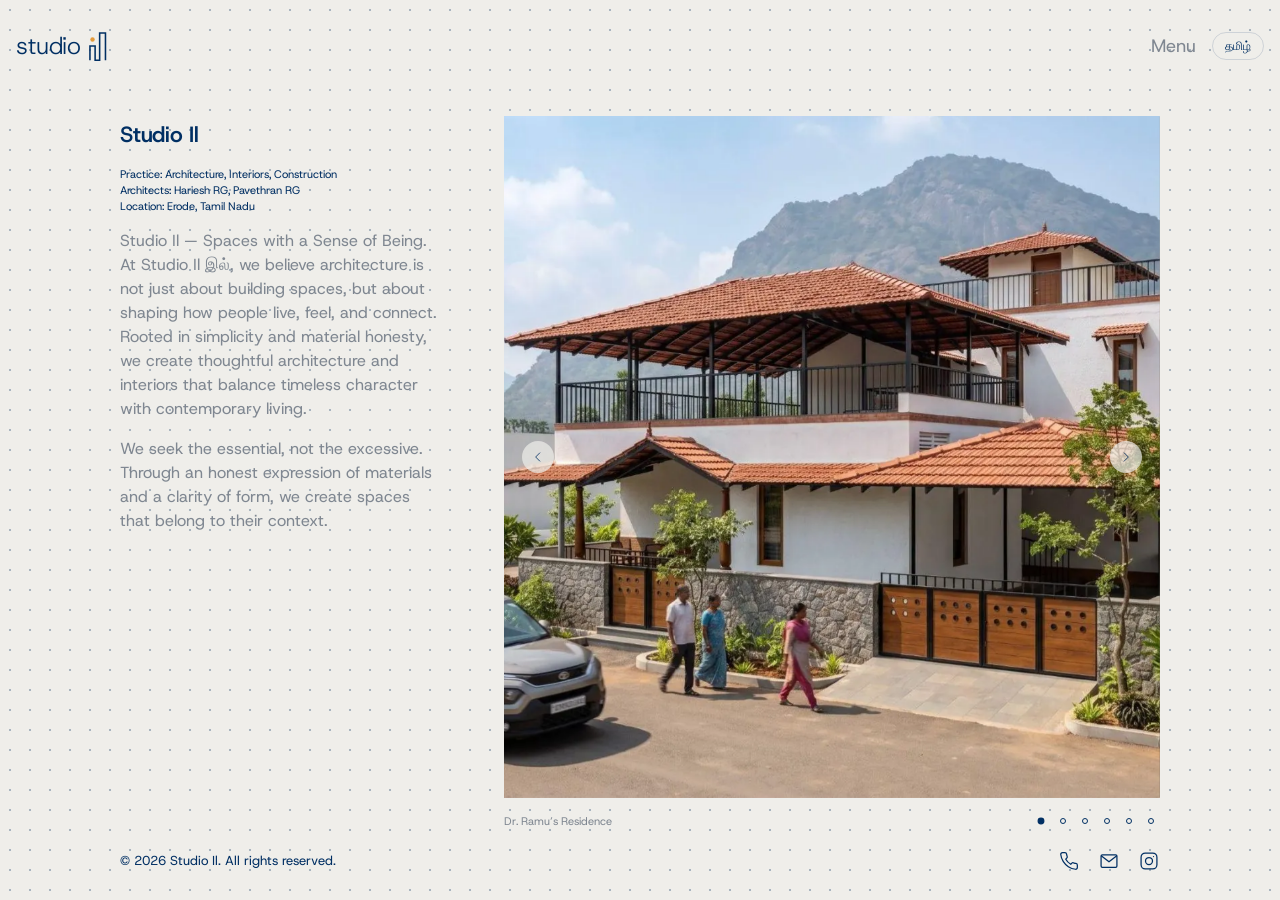
<file: index.html>
<!doctype html>
<html lang="en">
<head>
  <meta charset="UTF-8">
  <meta name="viewport" content="width=device-width, initial-scale=1">
  <link rel="icon" href="favicon.svg" type="image/svg+xml">
  <title>Studio Il | Architecture and Interiors, Erode</title>
  <meta name="description" content="Studio Il is an architecture and interior design practice in Erode, Tamil Nadu.">
  <meta property="og:type" content="website">
  <meta property="og:title" content="Studio Il | Architecture and Interiors, Erode">
  <meta property="og:description" content="Studio Il is an architecture and interior design practice in Erode, Tamil Nadu.">
  <meta property="og:image" content="projects/rrav/02.jpg">
  <meta name="twitter:card" content="summary_large_image">
  <meta name="theme-color" content="#002f63">
  <script type="application/ld+json">
  {
    "@context": "https://schema.org",
    "@type": "ArchitectureFirm",
    "name": "Studio Il",
    "telephone": "+91-9489853836",
    "address": {
      "@type": "PostalAddress",
      "streetAddress": "43/1A, Rajh Modern Complex, Nalli Hospital Road, Municipal Colony Road",
      "addressLocality": "Erode",
      "addressRegion": "Tamil Nadu",
      "postalCode": "638011",
      "addressCountry": "IN"
    },
    "knowsAbout": ["Architecture", "Interior design", "Architectural documentation"],
    "sameAs": ["https://www.instagram.com/hariesh_rg/", "https://www.instagram.com/pavethran_rg/"]
  }
  </script>
  <link rel="preconnect" href="https://fonts.googleapis.com">
  <link rel="preconnect" href="https://fonts.gstatic.com" crossorigin>
  <link href="https://fonts.googleapis.com/css2?family=Host+Grotesk:wght@300;400;600&display=swap" rel="stylesheet">
  <script>try{if(localStorage.getItem('il-lang')==='ta')document.documentElement.lang='ta'}catch(e){}</script>
  <link rel="stylesheet" href="styles.css?v=46">
</head>
<body class="home-page">

  <div class="page">

    <!-- logo left, the word Menu right; the options drop out in its place -->
    <div class="bar">
      <a class="logo" href="index.html" aria-label="Studio Il, home"><span>studio</span><svg viewBox="0 0 34 46" aria-hidden="true"><path d="M3 45V23h8v22h7V3h9v42"/><circle class="sun" cx="7" cy="13" r="3.4"/></svg></a>
      <div class="drop-wrap">
        <button class="menu-word" aria-expanded="false" aria-controls="drop" aria-label="Menu"><span data-i18n>Menu</span><svg viewBox="0 0 24 24" aria-hidden="true"><line x1="18" y1="6" x2="6" y2="18"/><line x1="6" y1="6" x2="18" y2="18"/></svg></button>
        <nav class="drop" id="drop" aria-label="Primary"><a href="index.html" aria-current="page" data-i18n>Home</a><a href="projects.html" data-i18n>Projects</a><a href="journal.html" data-i18n>Journal</a><a href="contact.html" data-i18n>Contact</a></nav>
      </div>
      <button class="lang"></button>
    </div>

    <main class="home">
      <!-- the only text on the page; every line is a separate slot so it can be edited later -->
      <div class="home-info" id="home-info">
        <h1 class="title" data-i18n>Studio Il</h1>
        <div class="credits">
          <p><span data-i18n>Practice</span>: <span data-i18n>Architecture, Interiors, Documentation</span></p>
          <p><span data-i18n>Architects</span>: <span data-i18n>Hariesh RG</span>, <span data-i18n>Pavethran RG</span></p>
          <p><span data-i18n>Location</span>: <span data-i18n>Erode, Tamil Nadu</span></p>
        </div>
        <p data-i18n>Studio Il is an architecture and interior design practice in Erode, Tamil Nadu. Il, இல், is the Tamil word for home, and it is where every project begins: with how people live, work and gather in a place.</p>
        <p data-i18n>We design the building and its rooms together, with structure, light, joinery and furniture drawn as one idea, and show every space in full before it is built.</p>
      </div>

      <!-- slideshow: arrows on the picture, dots underneath -->
      <section class="slides" aria-roledescription="carousel" aria-label="Projects">
        <div class="slides-view">
          <div class="slides-track" id="track"></div>
          <button class="slide-arrow go-prev" aria-label="Previous image"><svg viewBox="0 0 24 24" aria-hidden="true"><path d="M15 5l-7 7 7 7"/></svg></button>
          <button class="slide-arrow go-next" aria-label="Next image"><svg viewBox="0 0 24 24" aria-hidden="true"><path d="M9 5l7 7-7 7"/></svg></button>
        </div>
        <div class="slides-foot">
          <p class="credits slide-cap" id="slide-cap" aria-live="polite"></p>
          <div class="slide-dots" id="slide-dots"></div>
        </div>
      </section>
    </main>

  </div>


  <footer class="foot">
    <p class="foot-rights">&copy; <span class="year"></span> <span class="foot-name" data-i18n>Studio Il</span>. <span class="foot-rights-text" data-i18n>All rights reserved.</span></p>
    <div class="foot-icons" id="foot-icons"></div>
  </footer>

  <script src="script.js?v=46" defer></script>
</body>
</html>
</file>
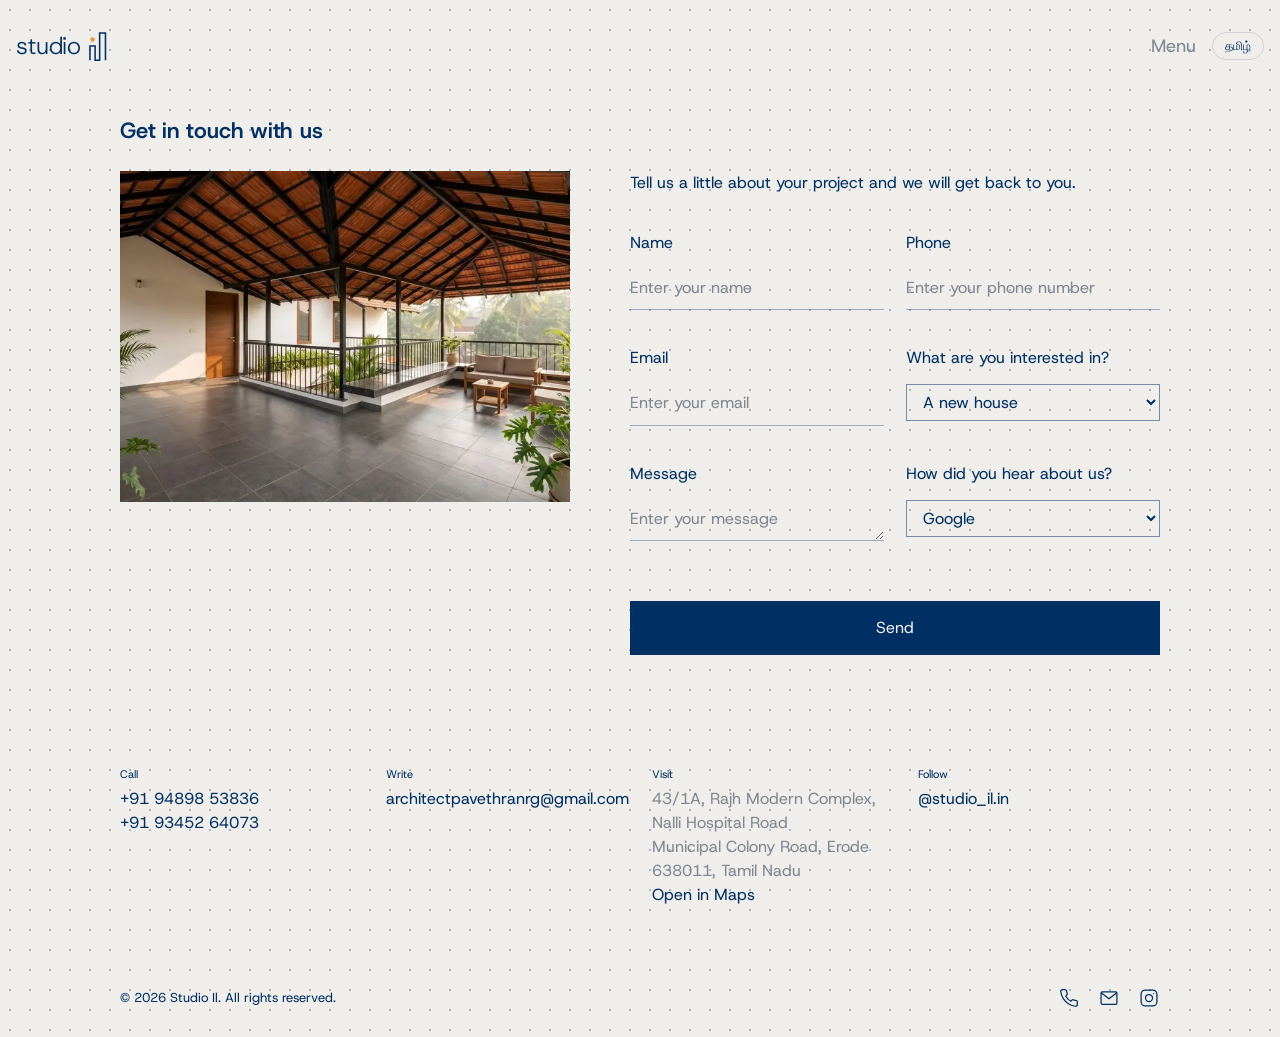
<file: contact.html>
<!doctype html>
<html lang="en">
<head>
  <meta charset="UTF-8">
  <meta name="viewport" content="width=device-width, initial-scale=1">
  <link rel="icon" href="favicon.svg" type="image/svg+xml">
  <title>Contact | Studio Il</title>
  <meta name="description" content="Studio Il is an architecture and interior design practice in Erode, Tamil Nadu.">
  <meta property="og:type" content="website">
  <meta property="og:title" content="Contact | Studio Il">
  <meta property="og:description" content="Studio Il is an architecture and interior design practice in Erode, Tamil Nadu.">
  <meta property="og:image" content="projects/rrav/02.jpg">
  <meta name="twitter:card" content="summary_large_image">
  <meta name="theme-color" content="#002f63">
  <link rel="preconnect" href="https://fonts.googleapis.com">
  <link rel="preconnect" href="https://fonts.gstatic.com" crossorigin>
  <link href="https://fonts.googleapis.com/css2?family=Host+Grotesk:wght@300;400;600&display=swap" rel="stylesheet">
  <script>try{if(localStorage.getItem('il-lang')==='ta')document.documentElement.lang='ta'}catch(e){}</script>
  <link rel="stylesheet" href="styles.css?v=46">
</head>
<body>

  <div class="page">

    <!-- logo left, the word Menu right; the options drop out in its place -->
    <div class="bar">
      <a class="logo" href="index.html" aria-label="Studio Il, home"><span>studio</span><svg viewBox="0 0 34 46" aria-hidden="true"><path d="M3 45V23h8v22h7V3h9v42"/><circle class="sun" cx="7" cy="13" r="3.4"/></svg></a>
      <div class="drop-wrap">
        <button class="menu-word" aria-expanded="false" aria-controls="drop" aria-label="Menu"><span data-i18n>Menu</span><svg viewBox="0 0 24 24" aria-hidden="true"><line x1="18" y1="6" x2="6" y2="18"/><line x1="6" y1="6" x2="18" y2="18"/></svg></button>
        <nav class="drop" id="drop" aria-label="Primary"><a href="index.html" data-i18n>Home</a><a href="projects.html" data-i18n>Projects</a><a href="journal.html" data-i18n>Journal</a><a href="contact.html" aria-current="page" data-i18n>Contact</a></nav>
      </div>
      <button class="lang"></button>
    </div>

    <main class="sheet">
      <h1 class="title" id="c-title" data-i18n>Get in touch with us</h1>
      <div class="touch">
        <div class="touch-pic" id="contact-pic"></div>
        <form class="form" name="contact" method="POST">
            <p class="form-intro" id="c-intro" data-i18n>Tell us a little about your project and we will get back to you.</p>
            <p class="trap"><label>Company <input name="company" tabindex="-1" autocomplete="off"></label></p>
            <label class="field"><span data-i18n>Name</span><input name="name" type="text" required autocomplete="name" placeholder="Enter your name" data-i18n-ph></label>
            <label class="field"><span data-i18n>Phone</span><input name="phone" type="tel" autocomplete="tel" placeholder="Enter your phone number" data-i18n-ph></label>
            <label class="field"><span data-i18n>Email</span><input name="email" type="email" required autocomplete="email" placeholder="Enter your email" data-i18n-ph></label>
            <label class="field"><span data-i18n>What are you interested in?</span>
              <select name="interest">
                <option data-i18n>A new house</option>
                <option data-i18n>Interiors</option>
                <option data-i18n>An office or shop</option>
                <option data-i18n>Drawings and documentation</option>
                <option data-i18n>Jobs and internships</option>
              </select></label>
            <label class="field"><span data-i18n>Message</span><textarea name="message" rows="1" required placeholder="Enter your message" data-i18n-ph></textarea></label>
            <label class="field"><span data-i18n>How did you hear about us?</span>
              <select name="source">
                <option>Google</option>
                <option>Instagram</option>
                <option data-i18n>Friends or family</option>
                <option data-i18n>Other</option>
              </select></label>
            <button class="send" type="submit" data-i18n>Send</button>
            <p class="form-note" role="status" aria-live="polite"></p>
          </form>
      </div>
      <div class="details" id="details"></div>
    </main>

  </div>


  <footer class="foot">
    <p class="foot-rights">&copy; <span class="year"></span> <span class="foot-name" data-i18n>Studio Il</span>. <span class="foot-rights-text" data-i18n>All rights reserved.</span></p>
    <div class="foot-icons" id="foot-icons"></div>
  </footer>

  <script src="script.js?v=46" defer></script>
</body>
</html>
</file>
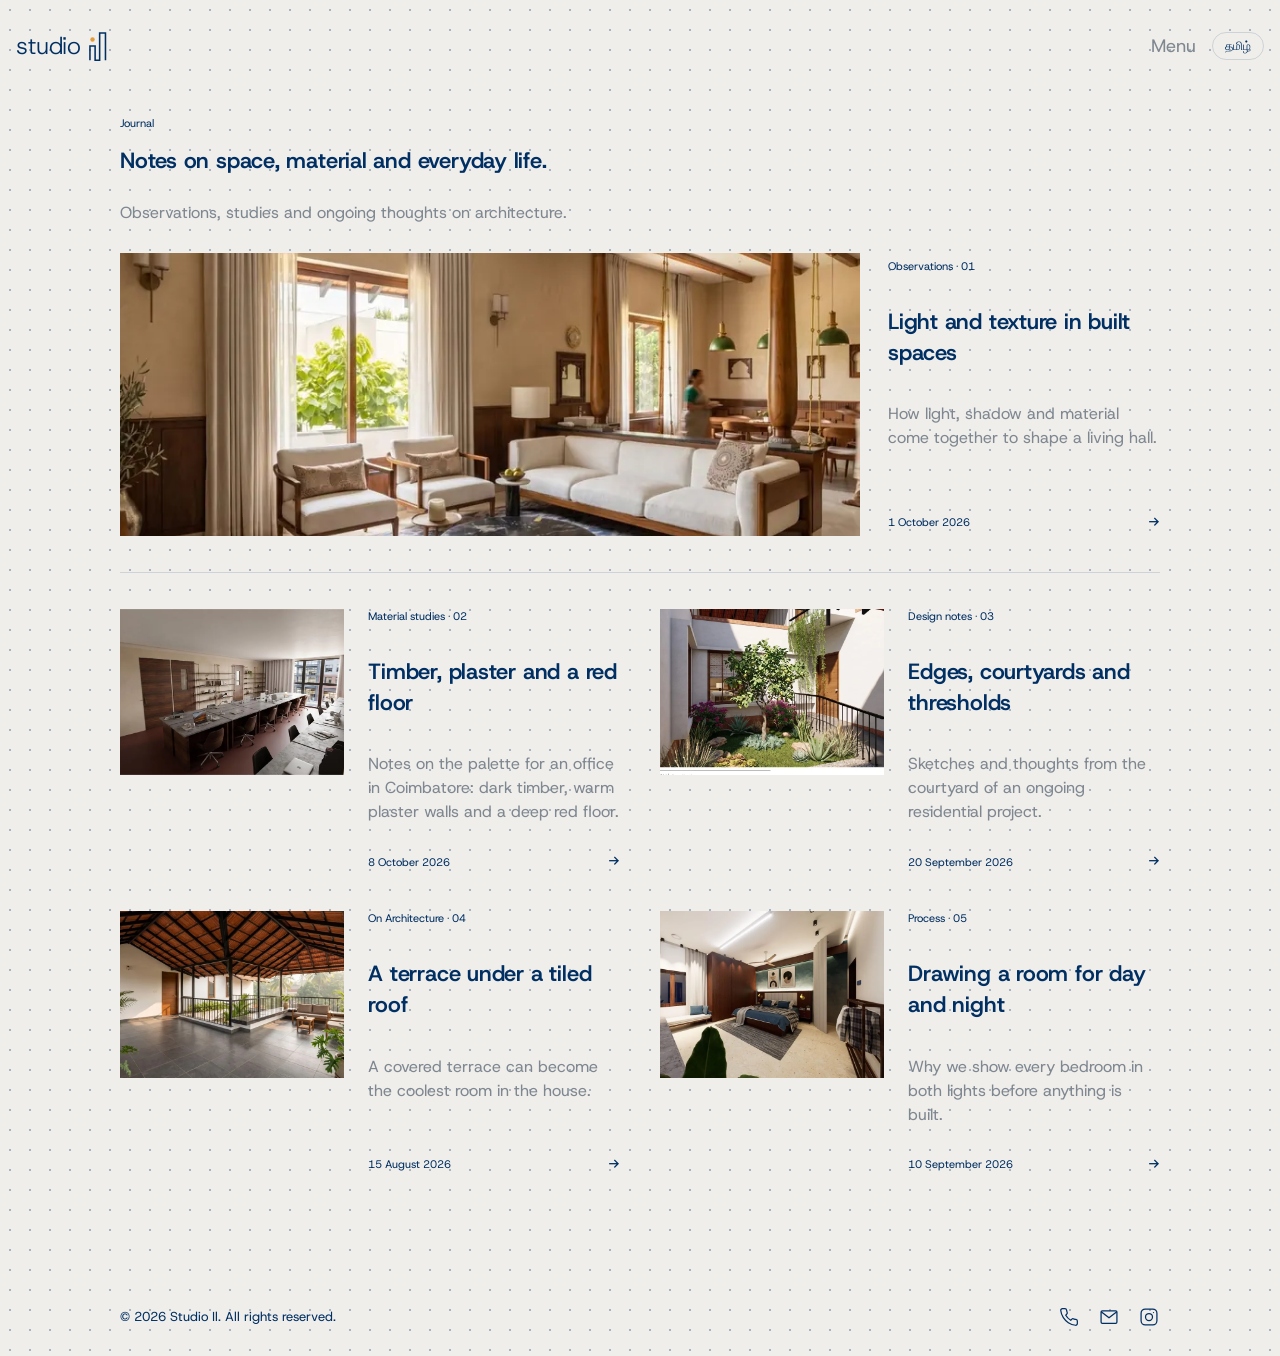
<file: journal.html>
<!doctype html>
<html lang="en">
<head>
  <meta charset="UTF-8">
  <meta name="viewport" content="width=device-width, initial-scale=1">
  <link rel="icon" href="favicon.svg" type="image/svg+xml">
  <title>Journal | Studio Il</title>
  <meta name="description" content="Studio Il is an architecture and interior design practice in Erode, Tamil Nadu.">
  <meta property="og:type" content="website">
  <meta property="og:title" content="Team | Studio Il">
  <meta property="og:description" content="Studio Il is an architecture and interior design practice in Erode, Tamil Nadu.">
  <meta property="og:image" content="projects/rrav/02.jpg">
  <meta name="twitter:card" content="summary_large_image">
  <meta name="theme-color" content="#002f63">
  <link rel="preconnect" href="https://fonts.googleapis.com">
  <link rel="preconnect" href="https://fonts.gstatic.com" crossorigin>
  <link href="https://fonts.googleapis.com/css2?family=Host+Grotesk:wght@300;400;600&display=swap" rel="stylesheet">
  <script>try{if(localStorage.getItem('il-lang')==='ta')document.documentElement.lang='ta'}catch(e){}</script>
  <link rel="stylesheet" href="styles.css?v=46">
</head>
<body>

  <div class="page">

    <!-- logo left, the word Menu right; the options drop out in its place -->
    <div class="bar">
      <a class="logo" href="index.html" aria-label="Studio Il, home"><span>studio</span><svg viewBox="0 0 34 46" aria-hidden="true"><path d="M3 45V23h8v22h7V3h9v42"/><circle class="sun" cx="7" cy="13" r="3.4"/></svg></a>
      <div class="drop-wrap">
        <button class="menu-word" aria-expanded="false" aria-controls="drop" aria-label="Menu"><span data-i18n>Menu</span><svg viewBox="0 0 24 24" aria-hidden="true"><line x1="18" y1="6" x2="6" y2="18"/><line x1="6" y1="6" x2="18" y2="18"/></svg></button>
        <nav class="drop" id="drop" aria-label="Primary"><a href="index.html" data-i18n>Home</a><a href="projects.html" data-i18n>Projects</a><a href="journal.html" aria-current="page" data-i18n>Journal</a><a href="contact.html" data-i18n>Contact</a></nav>
      </div>
      <button class="lang"></button>
    </div>

    <main class="sheet journal">
      <p class="j-kicker credits" id="j-kicker"><span data-i18n>Journal</span></p>
      <h1 class="j-title title" id="j-heading" data-i18n>Notes on space, material and everyday life.</h1>
      <p class="j-sub" id="j-subtitle" data-i18n>Observations, studies and ongoing thoughts on architecture.</p>
      <div id="journal"></div>
      <nav class="j-pages" id="j-pages" aria-label="More notes"></nav>
    </main>

  </div>


  <footer class="foot">
    <p class="foot-rights">&copy; <span class="year"></span> <span class="foot-name" data-i18n>Studio Il</span>. <span class="foot-rights-text" data-i18n>All rights reserved.</span></p>
    <div class="foot-icons" id="foot-icons"></div>
  </footer>

  <script src="script.js?v=46" defer></script>
</body>
</html>
</file>
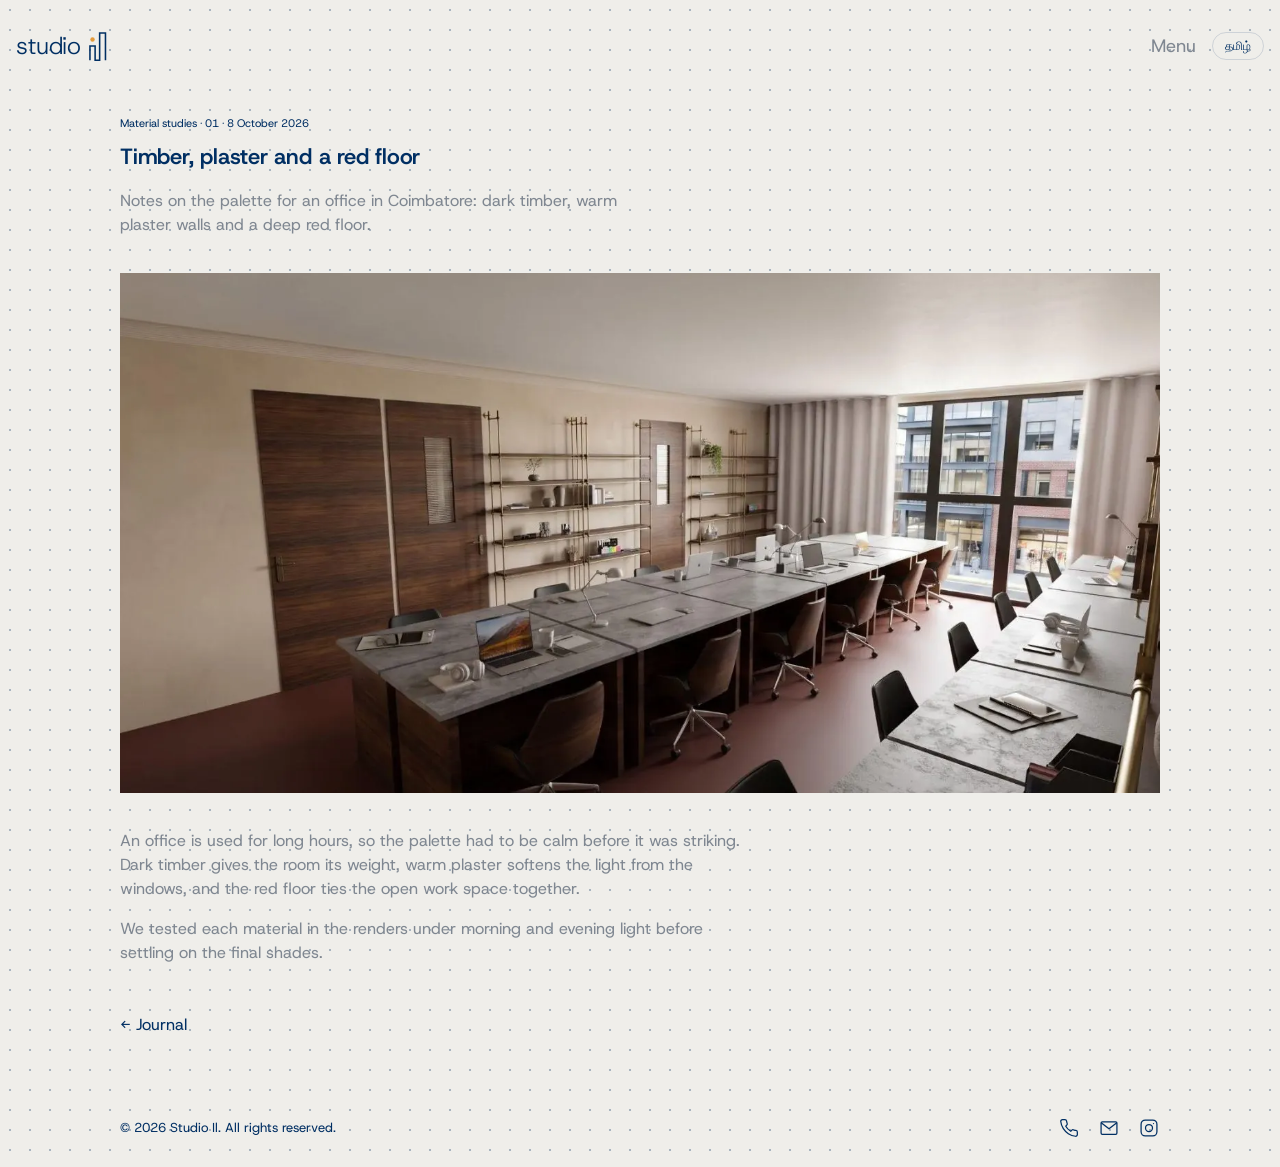
<file: post.html>
<!doctype html>
<html lang="en">
<head>
  <meta charset="UTF-8">
  <meta name="viewport" content="width=device-width, initial-scale=1">
  <link rel="icon" href="favicon.svg" type="image/svg+xml">
  <title>Journal | Studio Il</title>
  <meta name="description" content="Studio Il is an architecture and interior design practice in Erode, Tamil Nadu.">
  <meta property="og:type" content="website">
  <meta property="og:title" content="Team | Studio Il">
  <meta property="og:description" content="Studio Il is an architecture and interior design practice in Erode, Tamil Nadu.">
  <meta property="og:image" content="projects/rrav/02.jpg">
  <meta name="twitter:card" content="summary_large_image">
  <meta name="theme-color" content="#002f63">
  <link rel="preconnect" href="https://fonts.googleapis.com">
  <link rel="preconnect" href="https://fonts.gstatic.com" crossorigin>
  <link href="https://fonts.googleapis.com/css2?family=Host+Grotesk:wght@300;400;600&display=swap" rel="stylesheet">
  <script>try{if(localStorage.getItem('il-lang')==='ta')document.documentElement.lang='ta'}catch(e){}</script>
  <link rel="stylesheet" href="styles.css?v=46">
</head>
<body>

  <div class="page">

    <!-- logo left, the word Menu right; the options drop out in its place -->
    <div class="bar">
      <a class="logo" href="index.html" aria-label="Studio Il, home"><span>studio</span><svg viewBox="0 0 34 46" aria-hidden="true"><path d="M3 45V23h8v22h7V3h9v42"/><circle class="sun" cx="7" cy="13" r="3.4"/></svg></a>
      <div class="drop-wrap">
        <button class="menu-word" aria-expanded="false" aria-controls="drop" aria-label="Menu"><span data-i18n>Menu</span><svg viewBox="0 0 24 24" aria-hidden="true"><line x1="18" y1="6" x2="6" y2="18"/><line x1="6" y1="6" x2="18" y2="18"/></svg></button>
        <nav class="drop" id="drop" aria-label="Primary"><a href="index.html" data-i18n>Home</a><a href="projects.html" data-i18n>Projects</a><a href="journal.html" aria-current="page" data-i18n>Journal</a><a href="contact.html" data-i18n>Contact</a></nav>
      </div>
      <button class="lang"></button>
    </div>

    <main class="sheet post" id="post"></main>

  </div>


  <footer class="foot">
    <p class="foot-rights">&copy; <span class="year"></span> <span class="foot-name" data-i18n>Studio Il</span>. <span class="foot-rights-text" data-i18n>All rights reserved.</span></p>
    <div class="foot-icons" id="foot-icons"></div>
  </footer>

  <script src="script.js?v=46" defer></script>
</body>
</html>
</file>
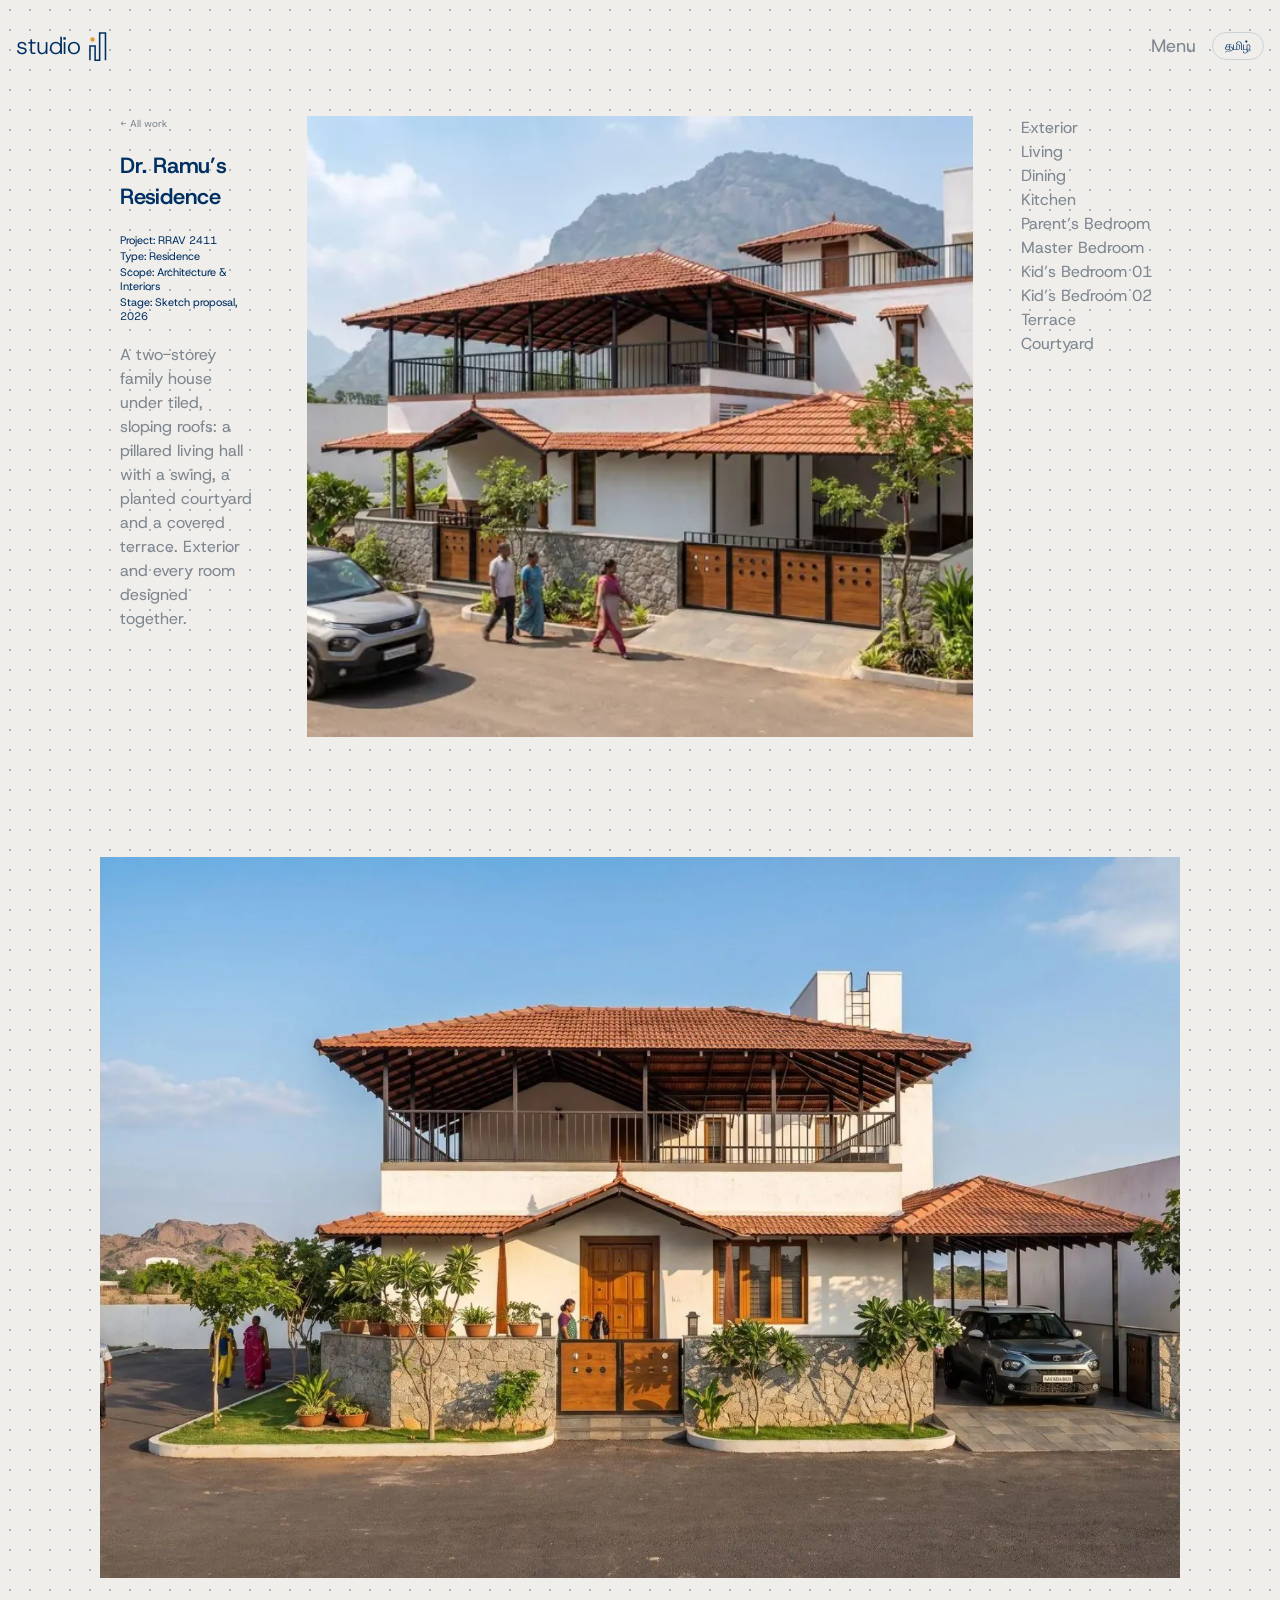
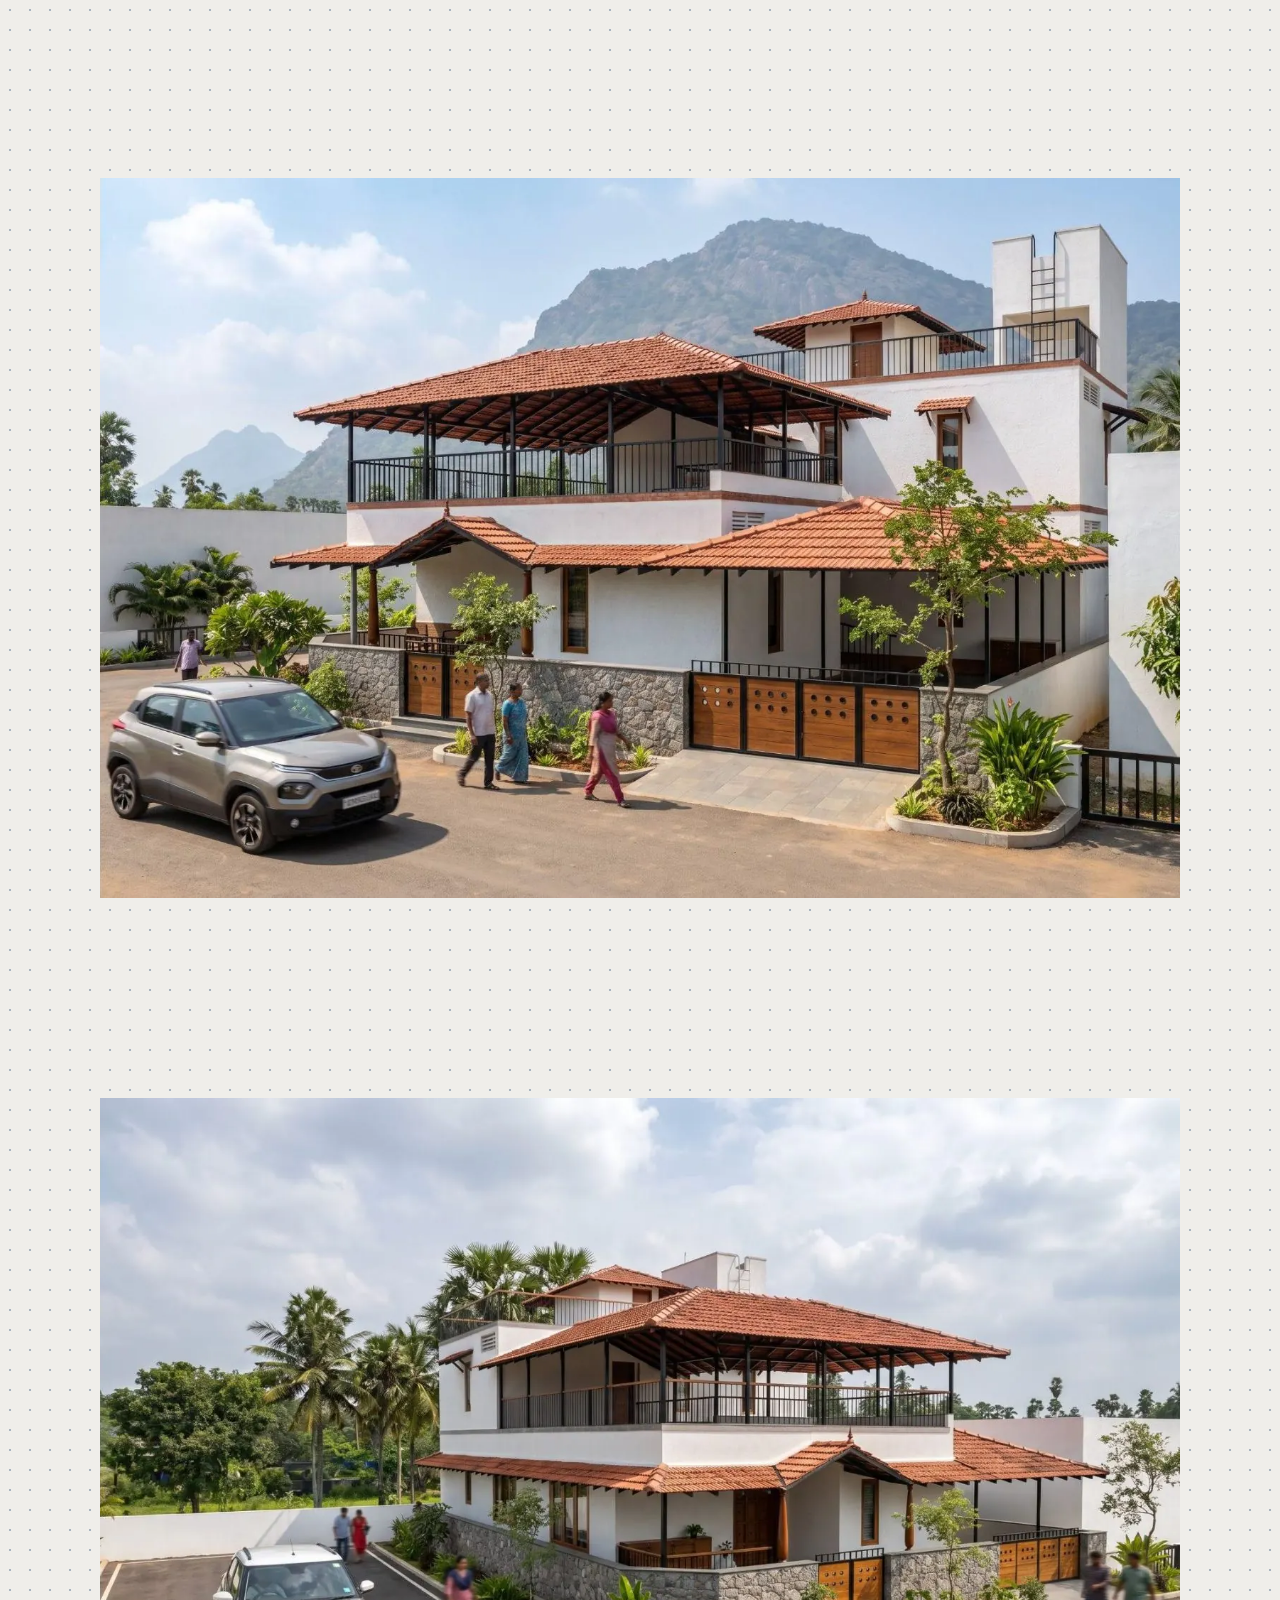
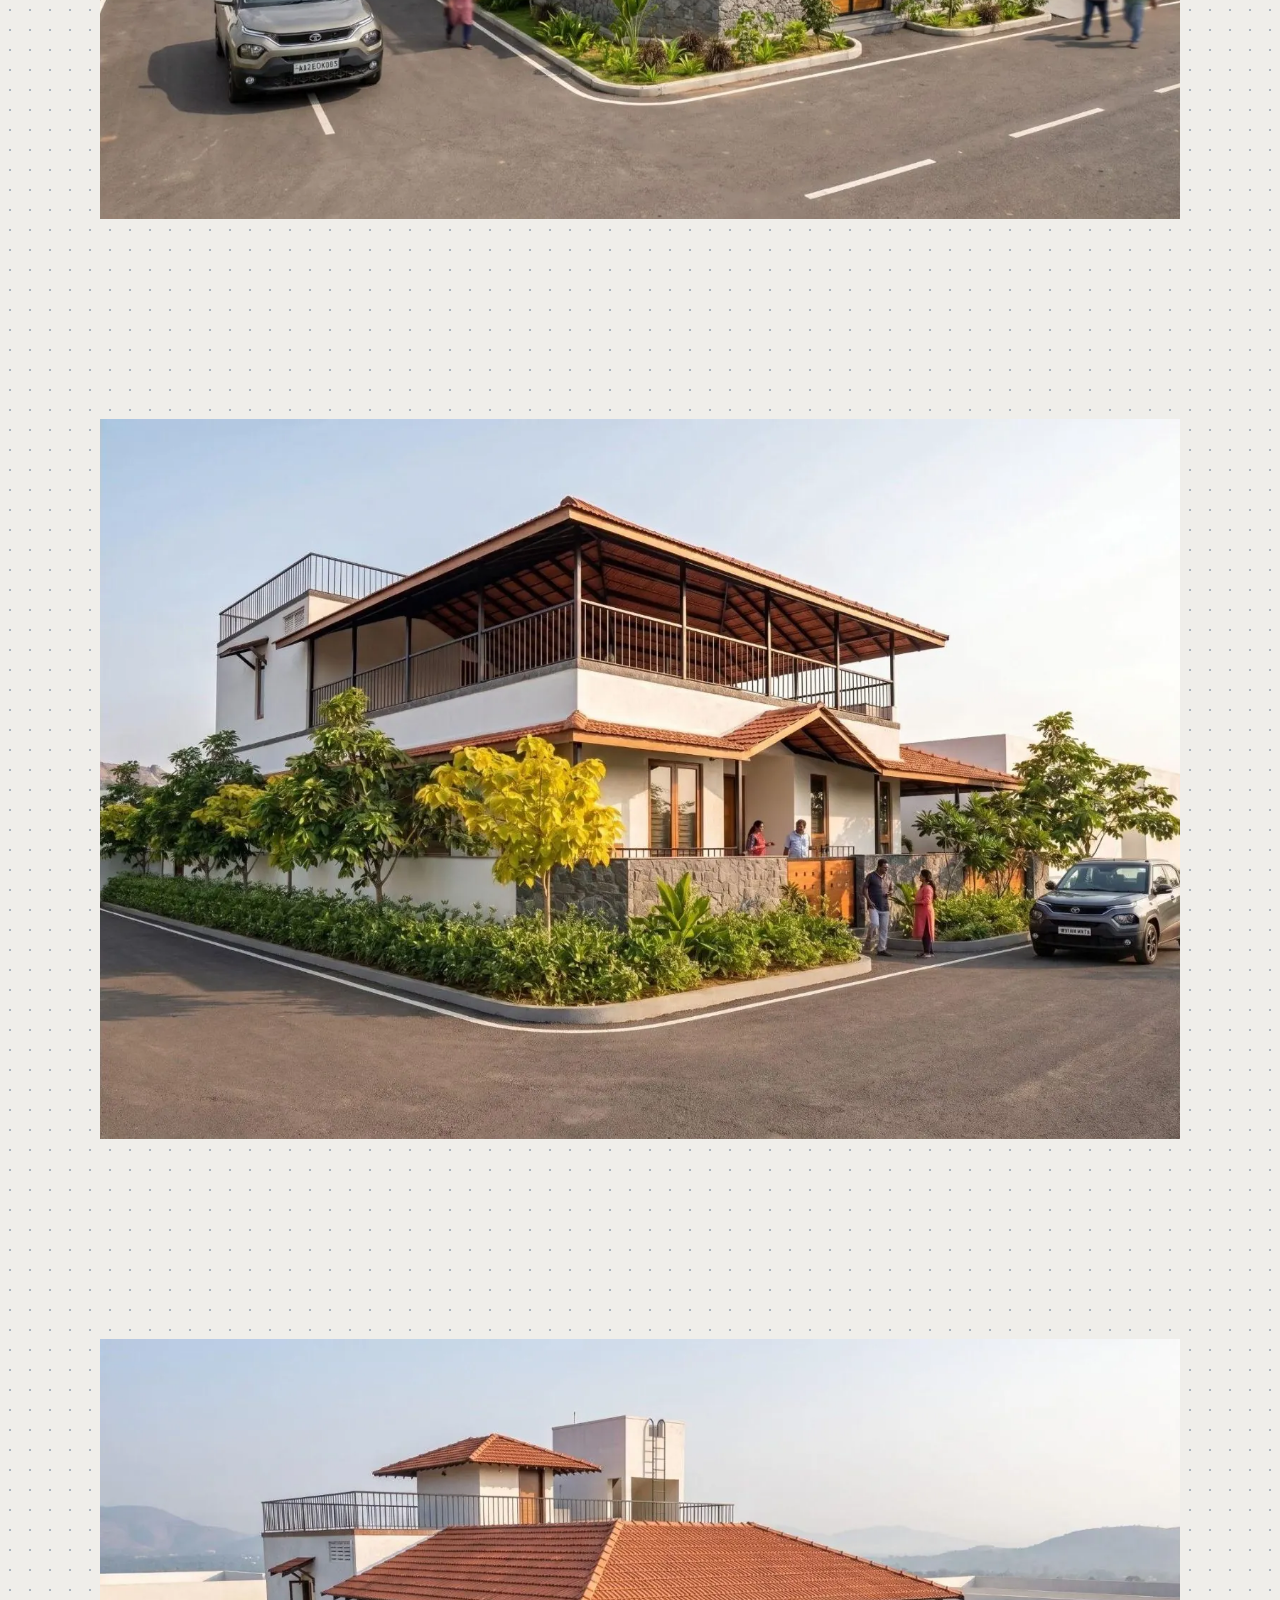
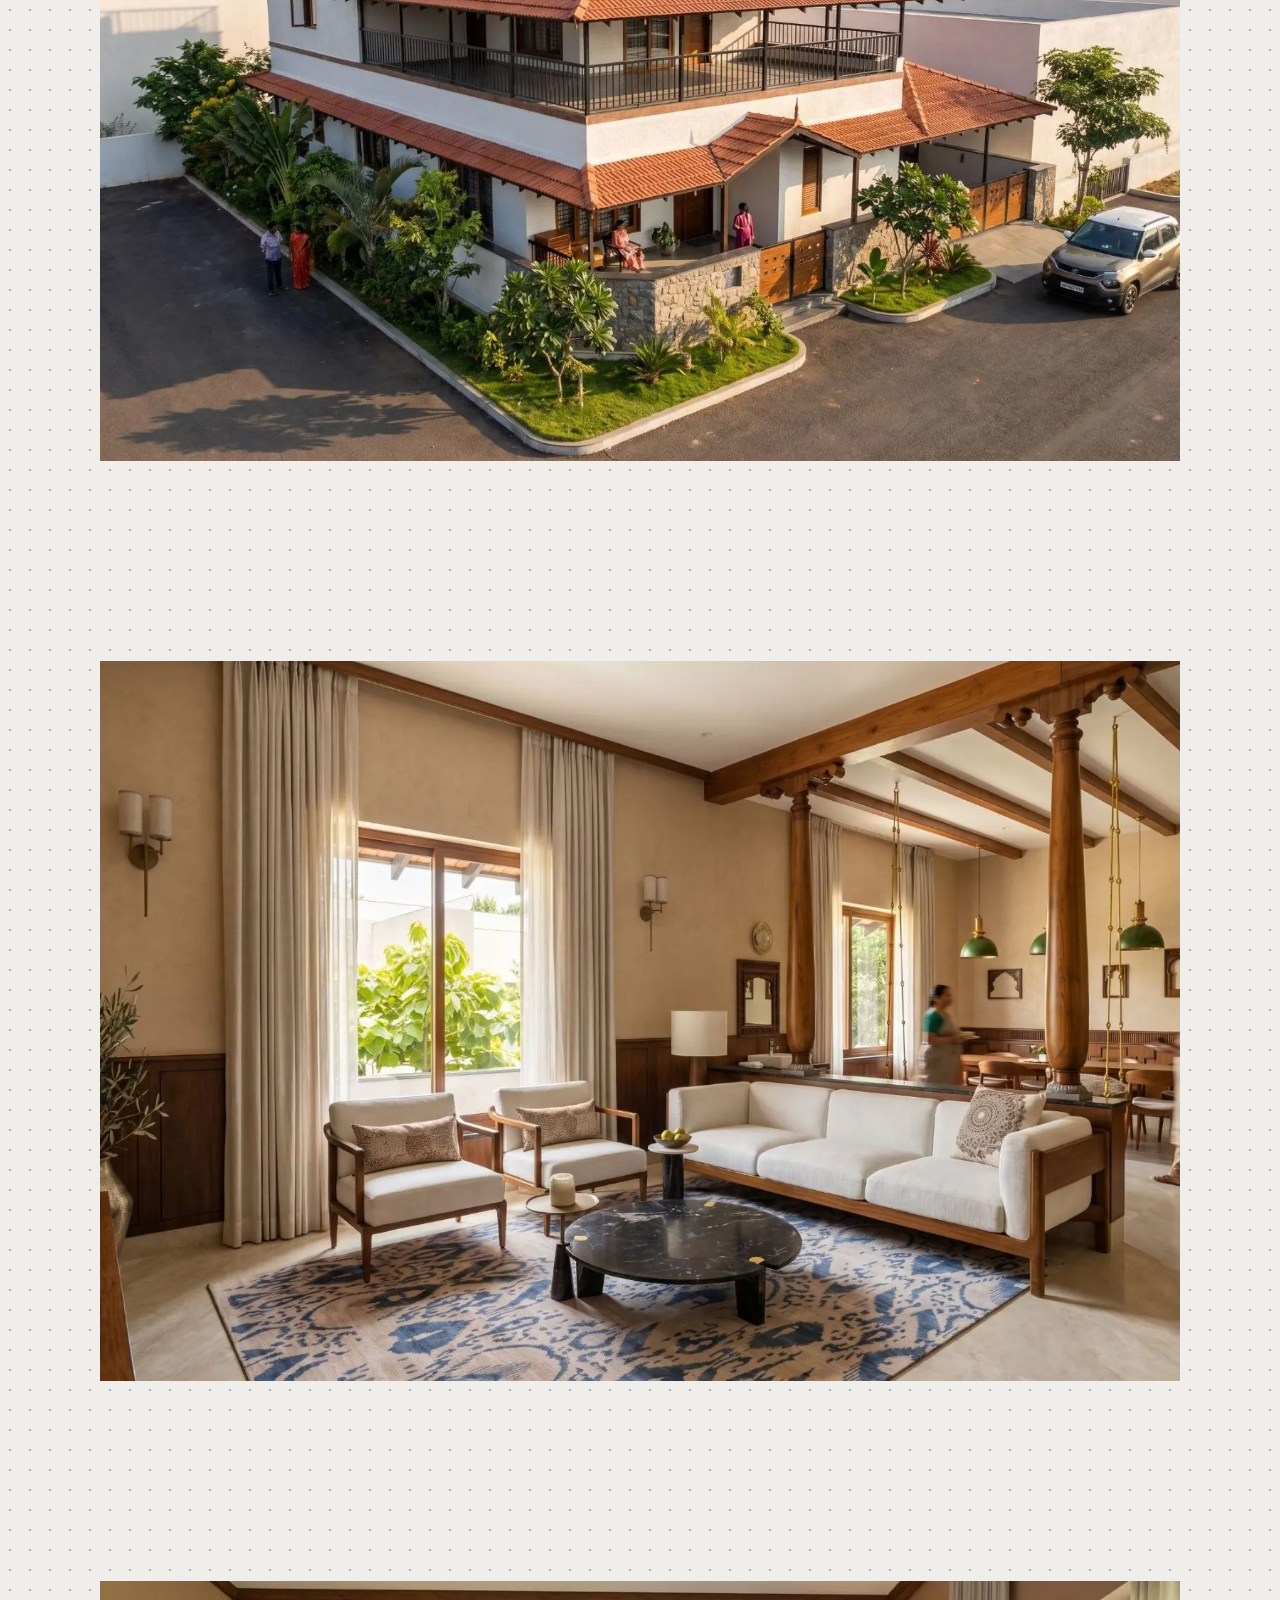
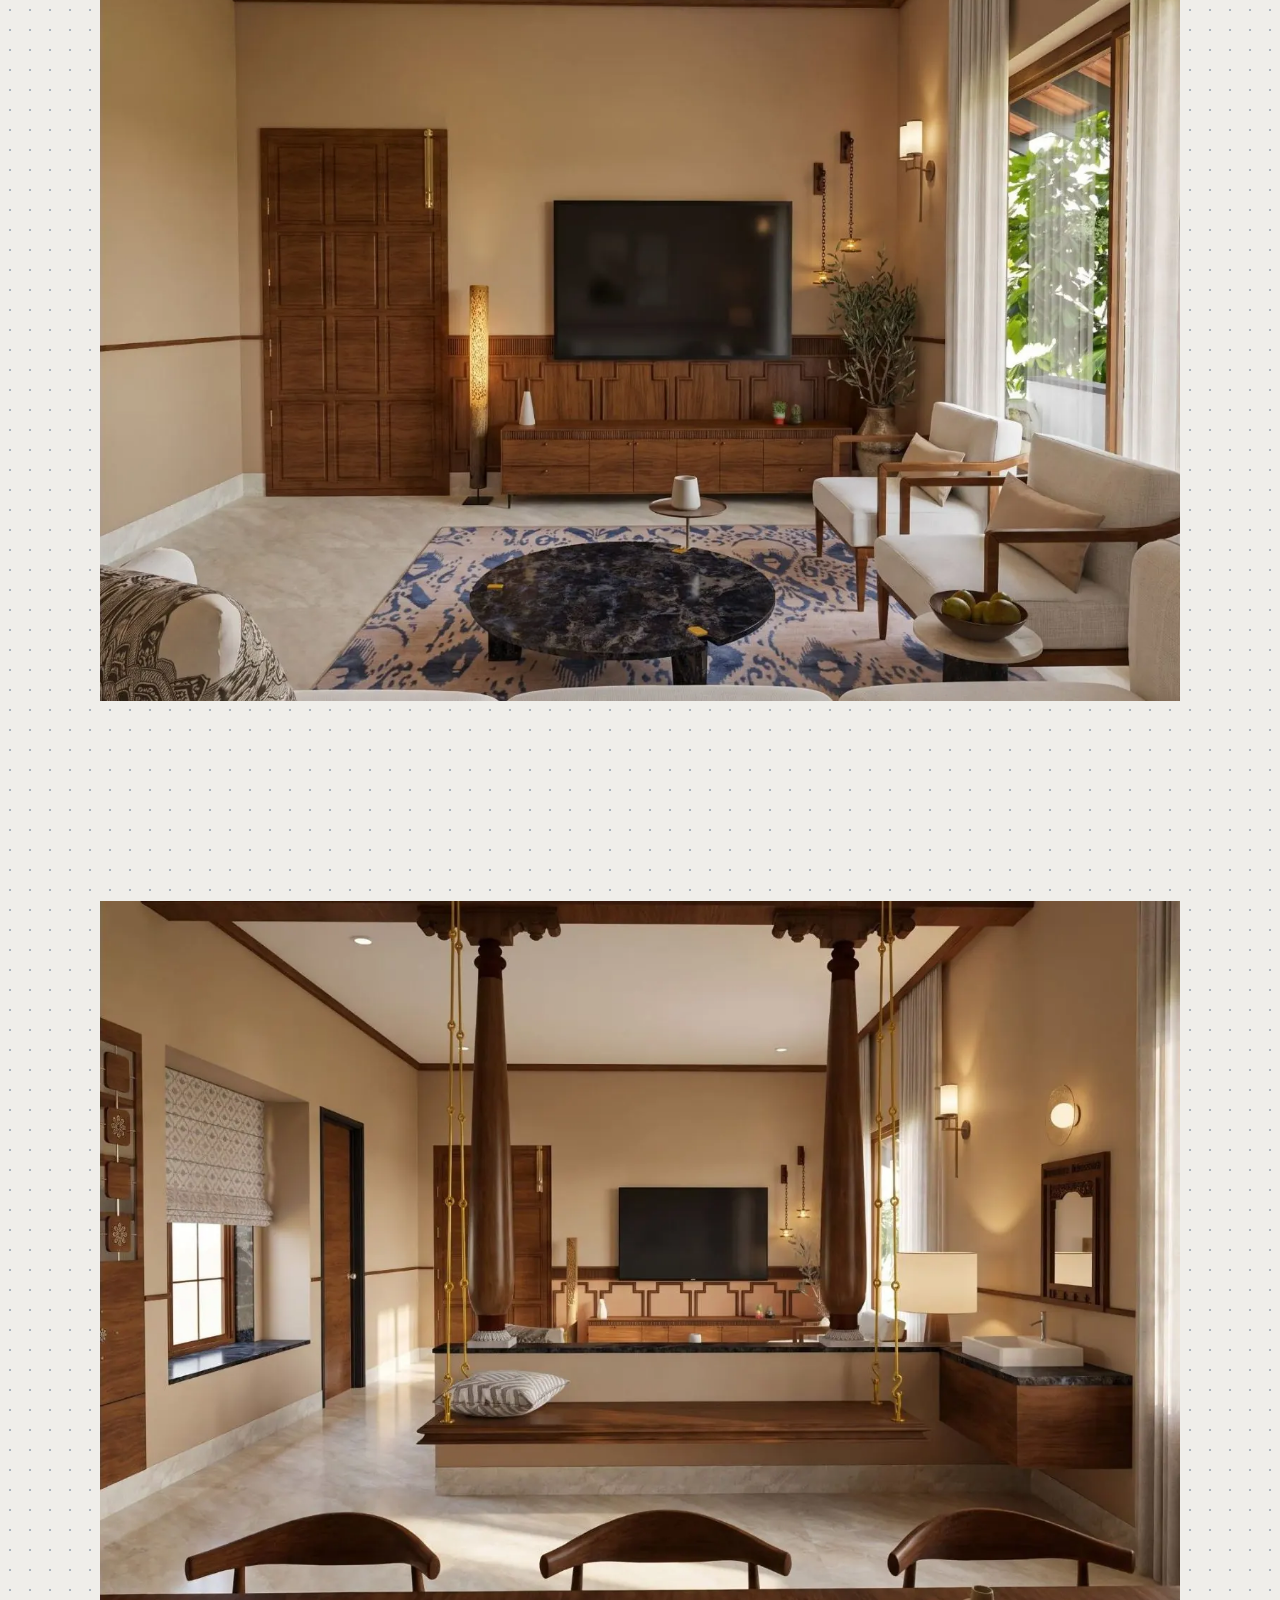
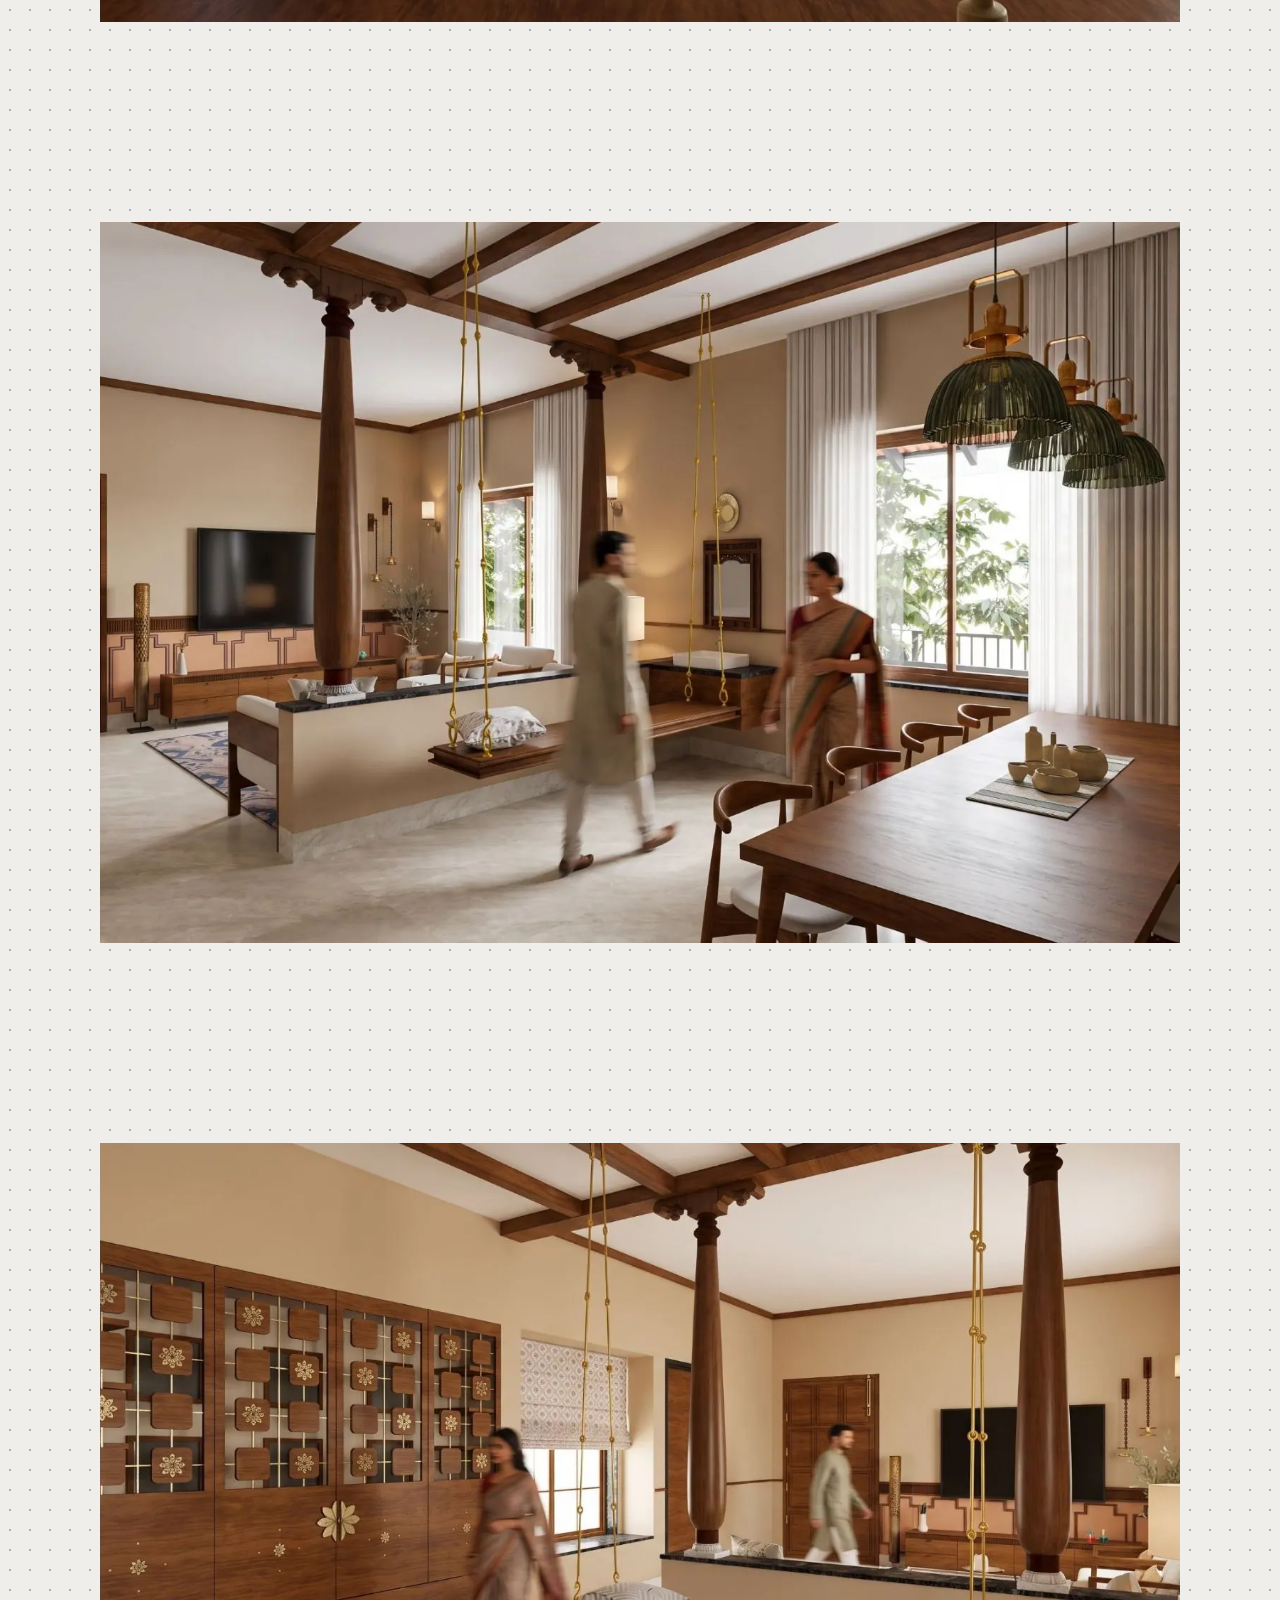
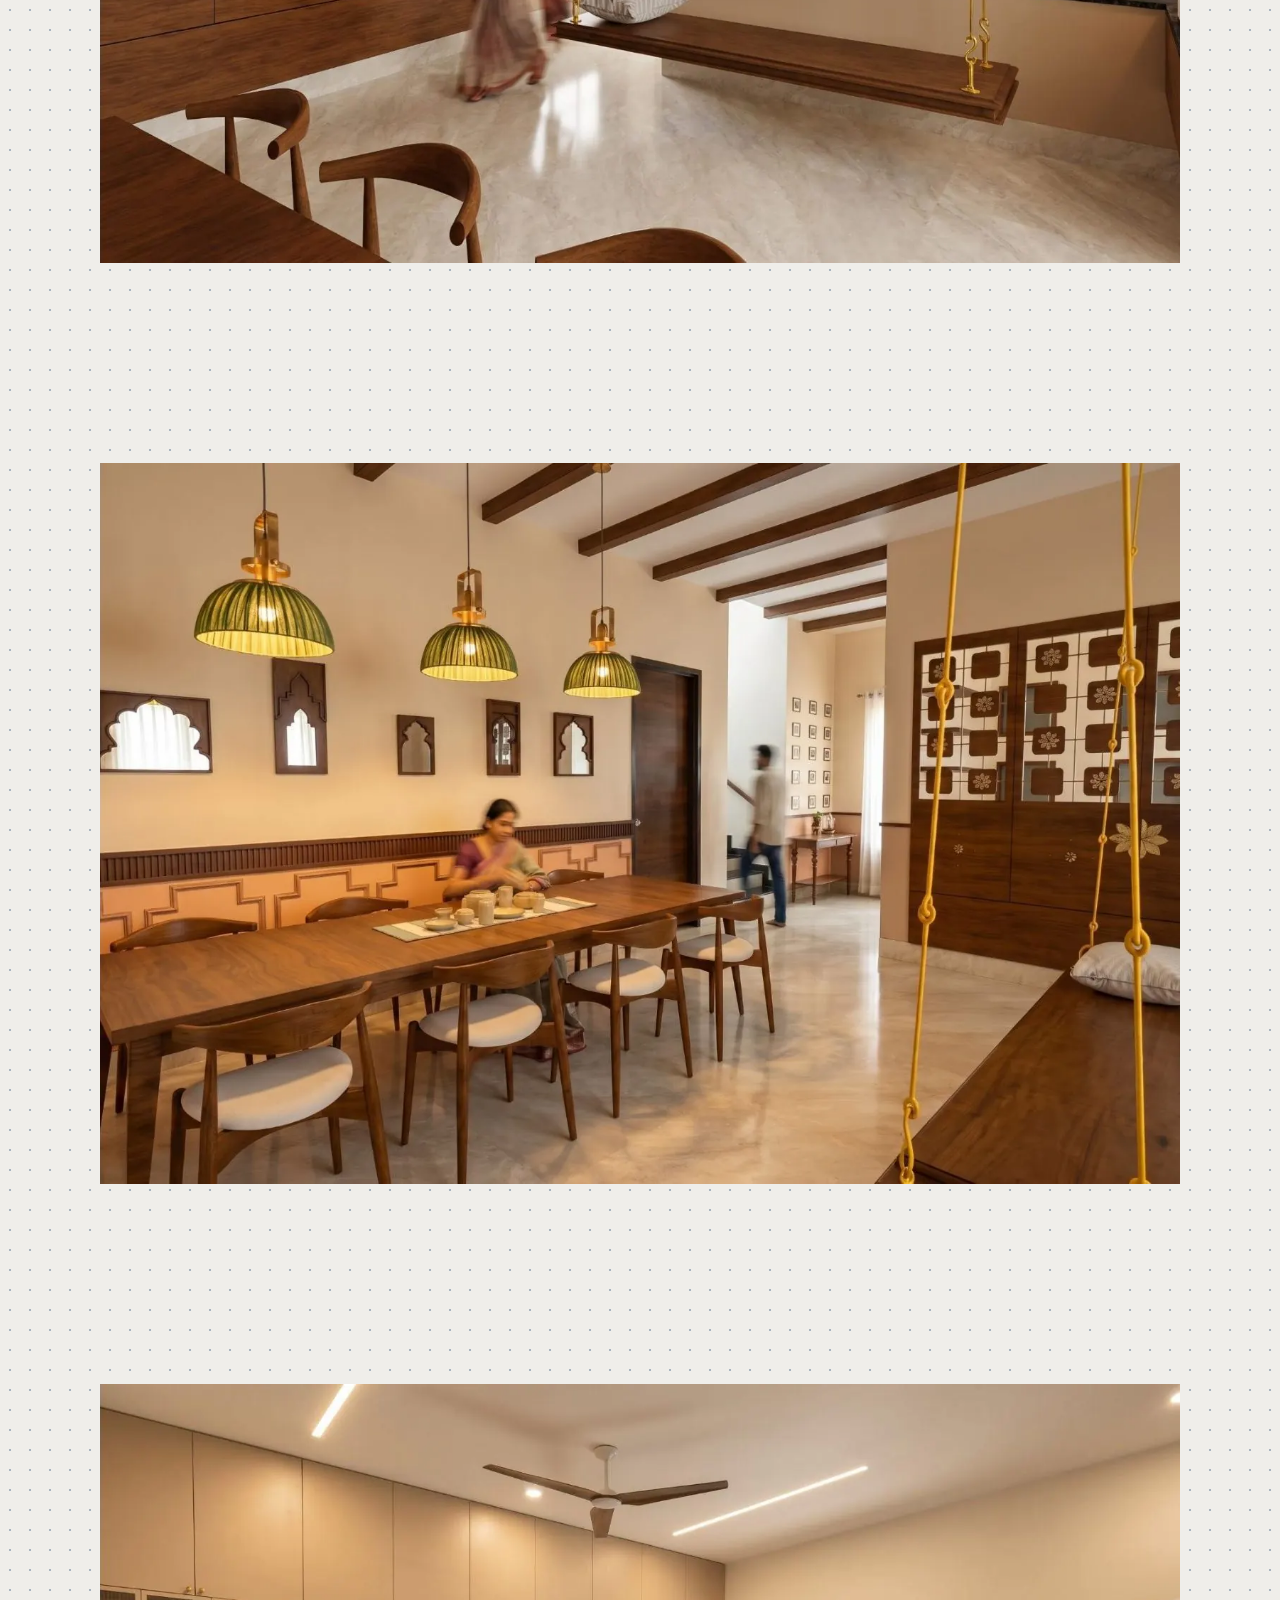
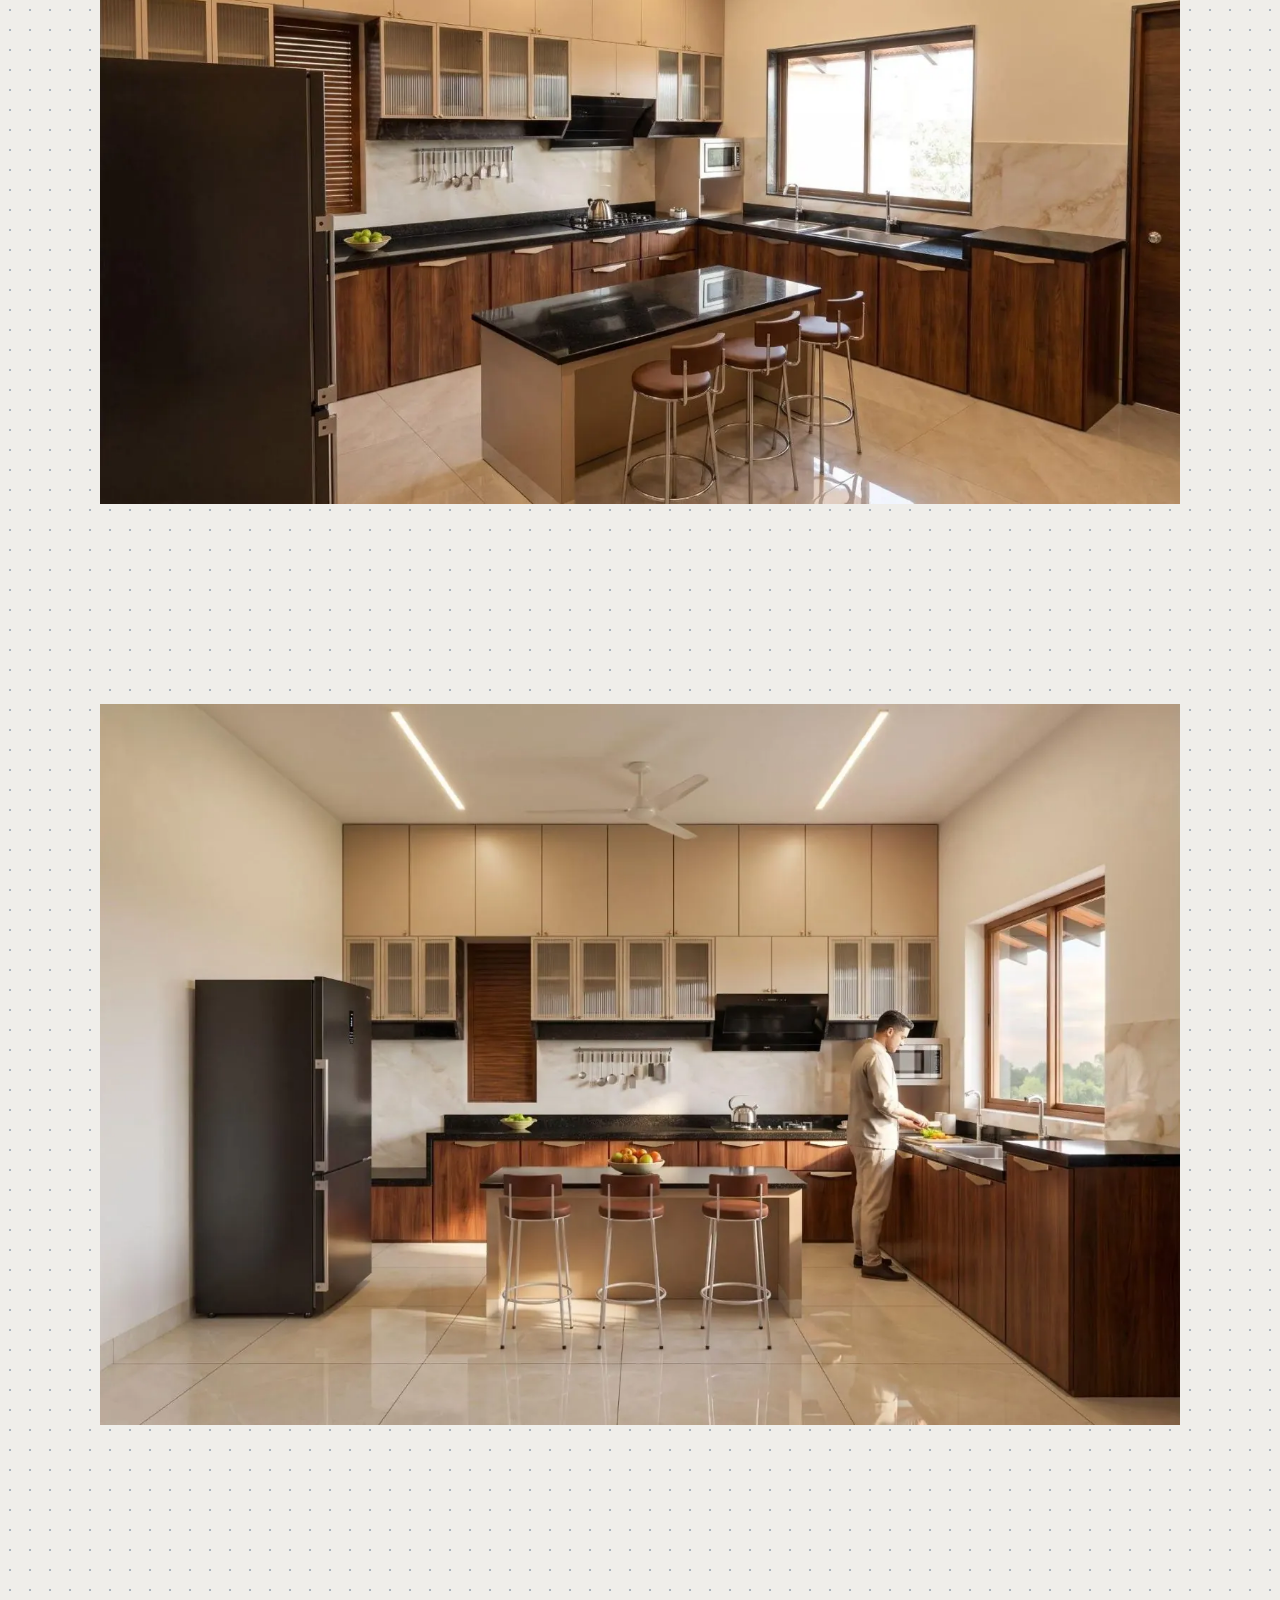
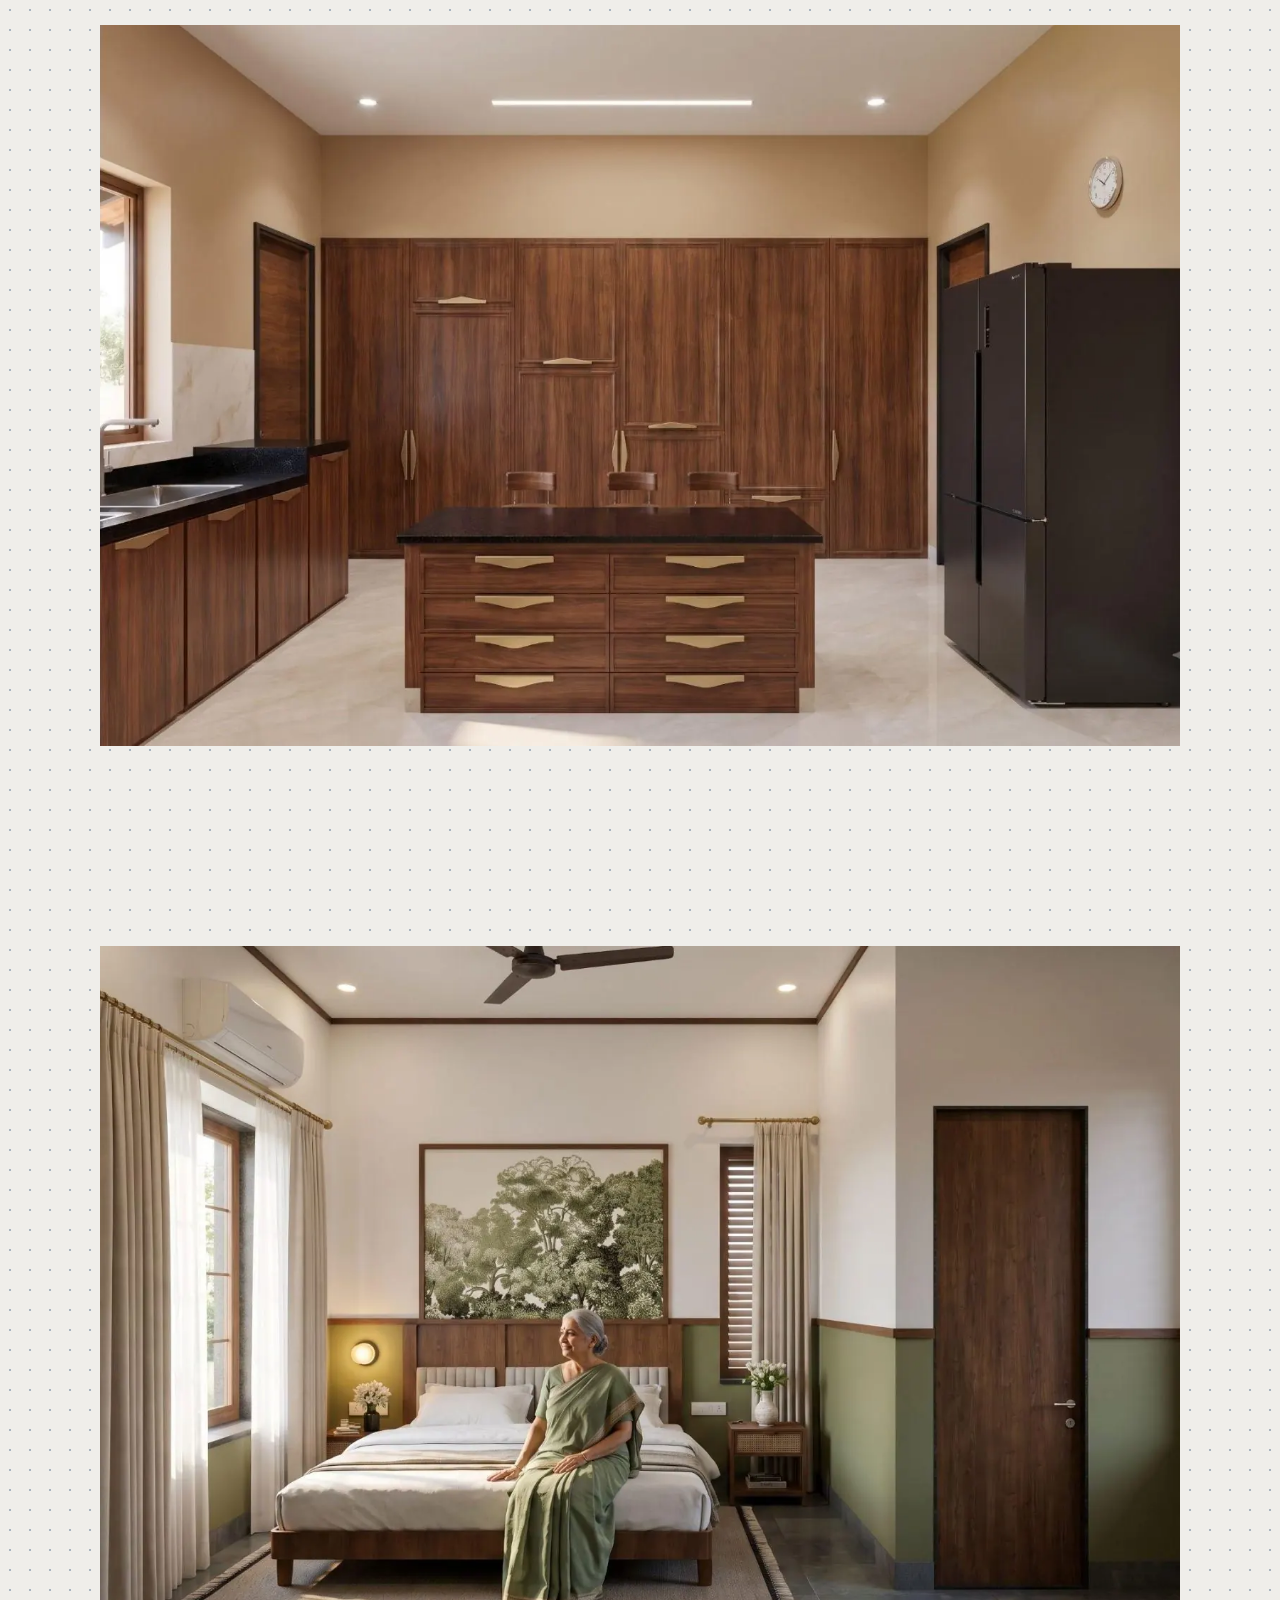
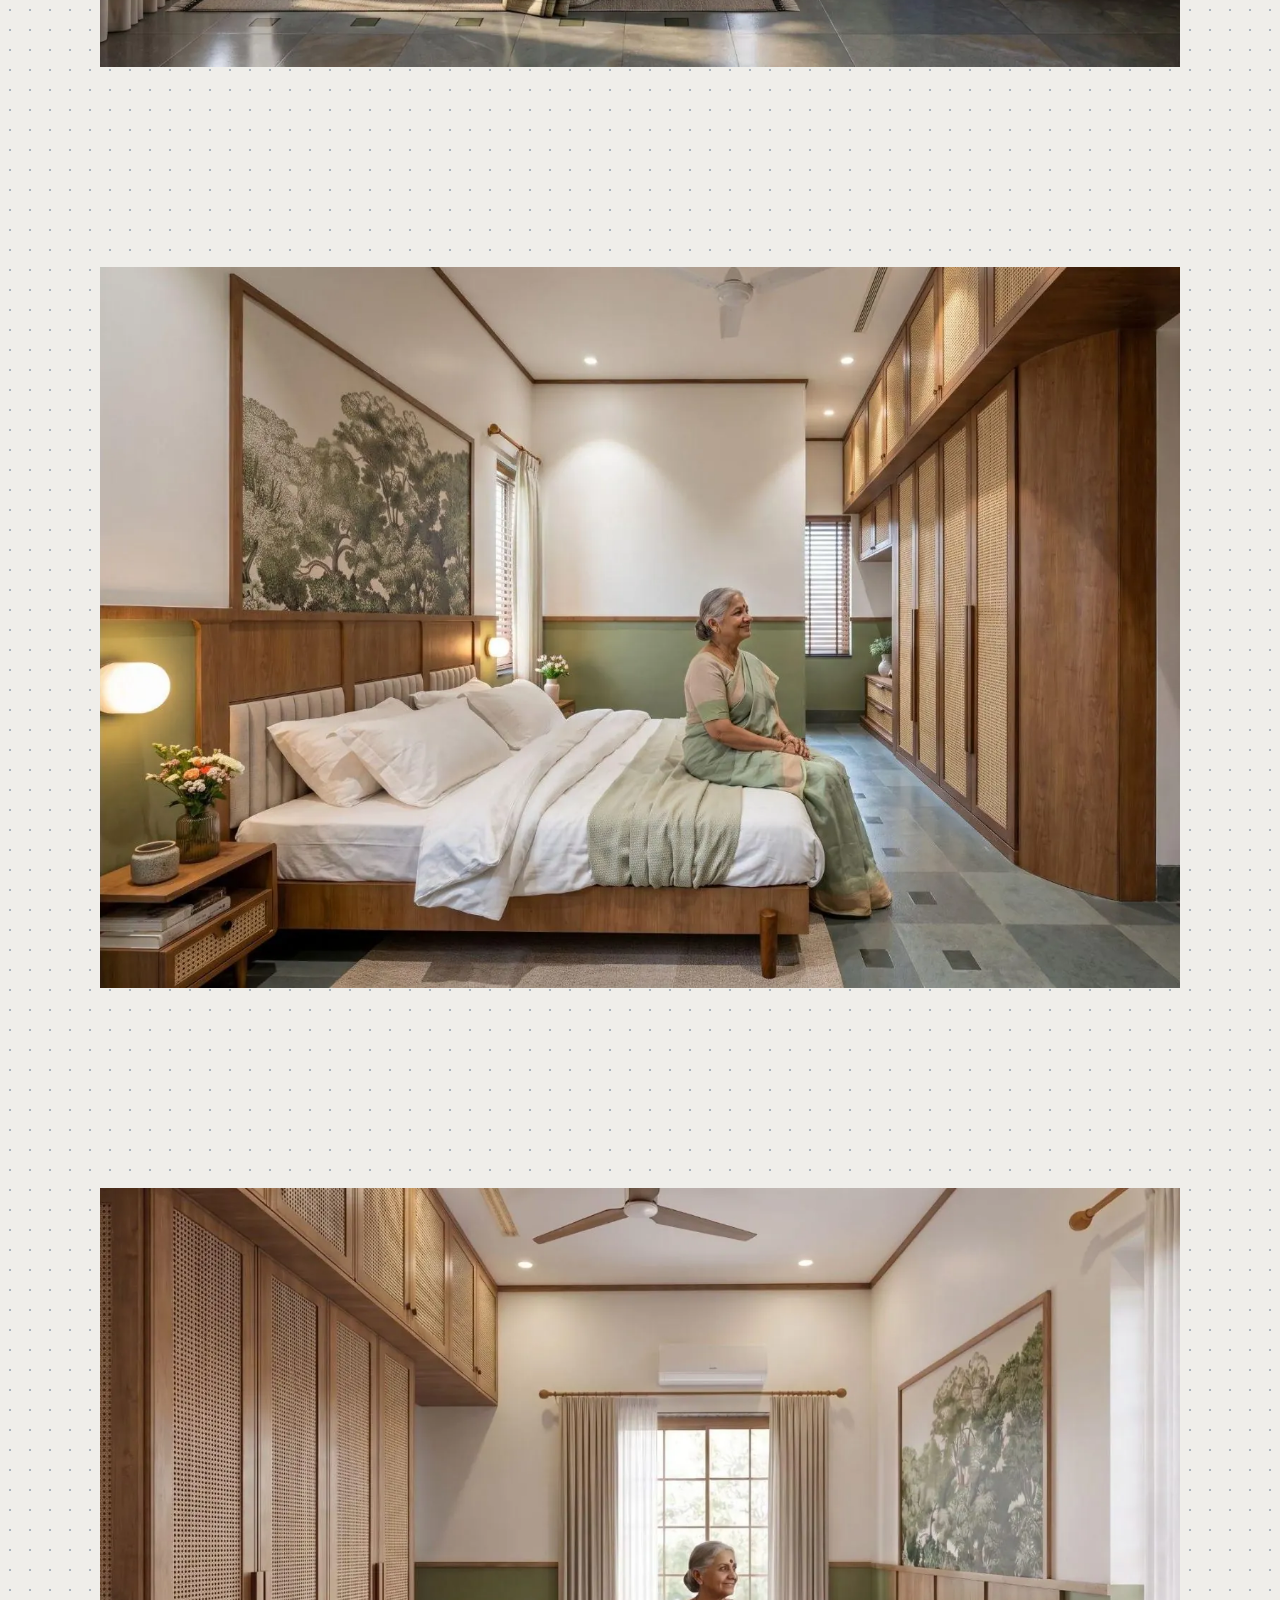
<file: project.html>
<!doctype html>
<html lang="en">
<head>
  <meta charset="UTF-8">
  <meta name="viewport" content="width=device-width, initial-scale=1">
  <link rel="icon" href="favicon.svg" type="image/svg+xml">
  <title>Project | Studio Il</title>
  <meta name="description" content="Studio Il is an architecture and interior design practice in Erode, Tamil Nadu.">
  <meta property="og:type" content="website">
  <meta property="og:title" content="Project | Studio Il">
  <meta property="og:description" content="Studio Il is an architecture and interior design practice in Erode, Tamil Nadu.">
  <meta property="og:image" content="projects/rrav/02.jpg">
  <meta name="twitter:card" content="summary_large_image">
  <meta name="theme-color" content="#002f63">
  <link rel="preconnect" href="https://fonts.googleapis.com">
  <link rel="preconnect" href="https://fonts.gstatic.com" crossorigin>
  <link href="https://fonts.googleapis.com/css2?family=Host+Grotesk:wght@300;400;600&display=swap" rel="stylesheet">
  <script>try{if(localStorage.getItem('il-lang')==='ta')document.documentElement.lang='ta'}catch(e){}</script>
  <link rel="stylesheet" href="styles.css?v=46">
</head>
<body>

  <div class="page">

    <!-- logo left, the word Menu right; the options drop out in its place -->
    <div class="bar">
      <a class="logo" href="index.html" aria-label="Studio Il, home"><span>studio</span><svg viewBox="0 0 34 46" aria-hidden="true"><path d="M3 45V23h8v22h7V3h9v42"/><circle class="sun" cx="7" cy="13" r="3.4"/></svg></a>
      <div class="drop-wrap">
        <button class="menu-word" aria-expanded="false" aria-controls="drop" aria-label="Menu"><span data-i18n>Menu</span><svg viewBox="0 0 24 24" aria-hidden="true"><line x1="18" y1="6" x2="6" y2="18"/><line x1="6" y1="6" x2="18" y2="18"/></svg></button>
        <nav class="drop" id="drop" aria-label="Primary"><a href="index.html" data-i18n>Home</a><a href="projects.html" aria-current="page" data-i18n>Projects</a><a href="journal.html" data-i18n>Journal</a><a href="contact.html" data-i18n>Contact</a></nav>
      </div>
      <button class="lang"></button>
    </div>

    <main id="project"></main>

  </div>


  <div class="lightbox" aria-hidden="true" role="dialog" aria-label="Image viewer">
    <button class="lb-close" aria-label="Close">Close</button>
    <button class="lb-prev" aria-label="Previous image">←</button>
    <img alt="">
    <button class="lb-next" aria-label="Next image">→</button>
    <span class="lb-cap"></span>
  </div>

  <footer class="foot">
    <p class="foot-rights">&copy; <span class="year"></span> <span class="foot-name" data-i18n>Studio Il</span>. <span class="foot-rights-text" data-i18n>All rights reserved.</span></p>
    <div class="foot-icons" id="foot-icons"></div>
  </footer>

  <script src="script.js?v=46" defer></script>
</body>
</html>
</file>
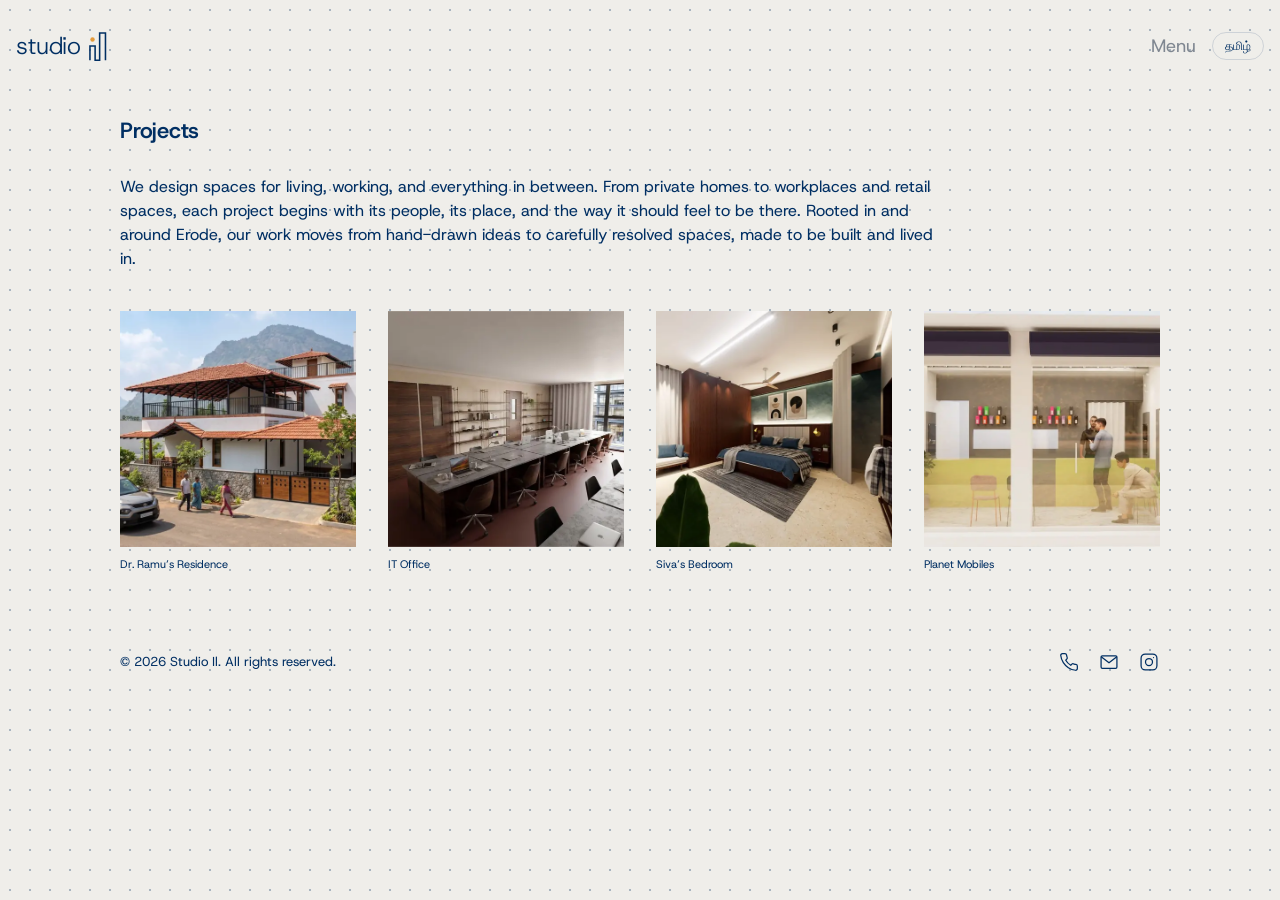
<file: projects.html>
<!doctype html>
<html lang="en">
<head>
  <meta charset="UTF-8">
  <meta name="viewport" content="width=device-width, initial-scale=1">
  <link rel="icon" href="favicon.svg" type="image/svg+xml">
  <title>Projects | Studio Il</title>
  <meta name="description" content="Studio Il is an architecture and interior design practice in Erode, Tamil Nadu.">
  <meta property="og:type" content="website">
  <meta property="og:title" content="Projects | Studio Il">
  <meta property="og:description" content="Studio Il is an architecture and interior design practice in Erode, Tamil Nadu.">
  <meta property="og:image" content="projects/rrav/02.jpg">
  <meta name="twitter:card" content="summary_large_image">
  <meta name="theme-color" content="#002f63">
  <link rel="preconnect" href="https://fonts.googleapis.com">
  <link rel="preconnect" href="https://fonts.gstatic.com" crossorigin>
  <link href="https://fonts.googleapis.com/css2?family=Host+Grotesk:wght@300;400;600&display=swap" rel="stylesheet">
  <script>try{if(localStorage.getItem('il-lang')==='ta')document.documentElement.lang='ta'}catch(e){}</script>
  <link rel="stylesheet" href="styles.css?v=46">
</head>
<body>

  <div class="page">

    <!-- logo left, the word Menu right; the options drop out in its place -->
    <div class="bar">
      <a class="logo" href="index.html" aria-label="Studio Il, home"><span>studio</span><svg viewBox="0 0 34 46" aria-hidden="true"><path d="M3 45V23h8v22h7V3h9v42"/><circle class="sun" cx="7" cy="13" r="3.4"/></svg></a>
      <div class="drop-wrap">
        <button class="menu-word" aria-expanded="false" aria-controls="drop" aria-label="Menu"><span data-i18n>Menu</span><svg viewBox="0 0 24 24" aria-hidden="true"><line x1="18" y1="6" x2="6" y2="18"/><line x1="6" y1="6" x2="18" y2="18"/></svg></button>
        <nav class="drop" id="drop" aria-label="Primary"><a href="index.html" data-i18n>Home</a><a href="projects.html" aria-current="page" data-i18n>Projects</a><a href="journal.html" data-i18n>Journal</a><a href="contact.html" data-i18n>Contact</a></nav>
      </div>
      <button class="lang"></button>
    </div>

    <main class="sheet">
      <h1 class="title" id="w-title" data-i18n>Projects</h1>
      <p class="w-intro" id="w-intro" data-i18n>Our projects range from family houses to offices and shops, each designed around the people who use it and the place it stands in. Most are in and around Erode, drawn by hand first and detailed until a site team can build them without guessing.</p>
      <div class="works" id="works"></div>
    </main>

  </div>


  <footer class="foot">
    <p class="foot-rights">&copy; <span class="year"></span> <span class="foot-name" data-i18n>Studio Il</span>. <span class="foot-rights-text" data-i18n>All rights reserved.</span></p>
    <div class="foot-icons" id="foot-icons"></div>
  </footer>

  <script src="script.js?v=46" defer></script>
</body>
</html>
</file>
<file: styles.css>
/* ------------------------------------------------------------------
   STUDIO IL · styles
   Layout, sizes and breakpoints copy the Bayhauz reference page
   (768 / 1024 / 1280): no header bar, logo top-left with the menu under
   it, text | image | text, then one image per row, one-row footer.
   Colour stays Studio Il's: navy on fine dotted paper, one amber dot.
   ------------------------------------------------------------------ */

:root {
  --ink: #002f63;         /* reference: #010101 */
  --muted: #7f8791;       /* reference: #7f7f7f / #828282 */
  --paper: #efeeea;
  --amber: #e39a3b;
  --line: rgba(0, 47, 99, .14);
  --font: 'Host Grotesk', system-ui, -apple-system, 'Segoe UI', sans-serif;
  --ease: cubic-bezier(.2, .7, .2, 1);
}

*, *::before, *::after { box-sizing: border-box; }
html { -webkit-text-size-adjust: 100%; scroll-behavior: smooth; }
body {
  margin: 0;
  font: 400 13px/1.5 var(--font);
  color: var(--muted);
  background-color: var(--paper);
  /* small, crisp, light dots: a hard-edged half-pixel-ish point every 18px */
  background-image: radial-gradient(circle, rgba(0, 47, 99, .3) 0, rgba(0, 47, 99, .3) .9px, transparent 1px);
  background-size: 20px 20px;
  -webkit-font-smoothing: antialiased;
  overflow-x: hidden;
}
body.locked { overflow: hidden; }
img { display: block; max-width: 100%; }
a { color: inherit; text-decoration: none; }
button { font: inherit; color: inherit; background: none; border: 0; padding: 0; cursor: pointer; }
h1, h2, p, ul { margin: 0; padding: 0; }
ul { list-style: none; }
::selection { background: var(--ink); color: var(--paper); }
:focus-visible { outline: 2px solid var(--amber); outline-offset: 3px; }

.page { position: relative; width: 100%; max-width: 1600px; margin: 0 auto; }

/* ---------- Type (reference sizes) ---------- */
.title { font-size: 17px; font-weight: 600; line-height: 1.4; letter-spacing: -.01em; color: var(--ink); }
.credits { display: flex; flex-direction: column; gap: 2px; font-size: 10px; line-height: normal; color: var(--ink); }
.copy { display: flex; flex-direction: column; gap: 16px; }

/* ---------- Logo ---------- */
.logo { display: inline-flex; align-items: flex-end; gap: 8px; font-size: 24px; font-weight: 300; line-height: 1; letter-spacing: -.02em; color: var(--ink); }
.logo svg { width: 22px; height: 30px; fill: none; stroke: currentColor; stroke-width: 2.4; }
.logo .sun { fill: var(--amber); stroke: none; }

/* ---------- Every screen size: logo left, "Menu" right.
   Press it and the options take its place, on one clean sheet of paper;
   an amber dot marks the page you are on. ---------- */
.bar { position: fixed; left: 0; right: 0; top: 0; z-index: 50; display: flex; align-items: center; gap: 16px; padding: 12px 16px; pointer-events: none; }
/* the bar is see-through at the top of the page, so only its own controls take clicks */
.bar > * { pointer-events: auto; }
.drop-open .bar, .scrolled .bar { pointer-events: auto; }
.bar::before { content: ''; position: absolute; z-index: -1; left: 0; right: 0; top: 0; height: 0; background: var(--paper); border-bottom: 1px solid transparent; transition: height .35s var(--ease), border-color .35s; }
/* once the page has scrolled, the bar stays at the top on its own strip of paper */
.scrolled .bar::before { height: 100%; background: rgba(239, 238, 234, .92); backdrop-filter: blur(8px); -webkit-backdrop-filter: blur(8px); }
/* ...and shrinks to a slim line: smaller logo, smaller words, far less padding */
.bar, .bar .logo, .bar .logo svg, .menu-word, .bar .lang { transition: padding .3s var(--ease), height .3s var(--ease), width .3s var(--ease), font-size .3s var(--ease), color .2s, background .25s, border-color .25s; }
.scrolled .bar { padding-top: 8px; padding-bottom: 8px; }
.scrolled .bar .logo { height: 30px; font-size: 18px; gap: 6px; }
.scrolled .bar .logo svg { width: 16px; height: 22px; }
.scrolled .menu-word { height: 30px; font-size: 14px; }
.scrolled .bar .lang { height: 24px; padding: 0 10px; font-size: 11px; }
.scrolled .drop a { font-size: 16px; }
.scrolled.drop-open .bar::before { background: var(--paper); backdrop-filter: none; -webkit-backdrop-filter: none; border-bottom-color: var(--line); }
.bar .logo { height: 60px; align-items: center; margin-right: auto; }
.drop-wrap { position: relative; }
.menu-word { display: flex; align-items: center; justify-content: flex-end; min-width: 28px; height: 34px; font-size: 18px; line-height: 1; color: var(--muted); transition: color .2s; }
.menu-word svg { display: none; width: 24px; height: 24px; fill: none; stroke: currentColor; stroke-width: 1.6; stroke-linecap: round; }
.menu-word:hover { color: var(--ink); }
.drop { position: absolute; top: calc(100% + 14px); right: 0; display: flex; flex-direction: column; align-items: flex-end; gap: 13px; visibility: hidden; }
.drop a { position: relative; font-size: 18px; line-height: 1; color: var(--muted); white-space: nowrap; opacity: 0; transform: translateY(-6px); transition: opacity .3s var(--ease), transform .3s var(--ease), color .2s; }
.drop a:hover, .drop a[aria-current] { color: var(--ink); }
.drop a[aria-current]::after { content: ''; position: absolute; left: calc(100% + 12px); top: 50%; width: 5px; height: 5px; margin-top: -2px; border-radius: 50%; background: var(--amber); }
.drop-open .bar::before { height: var(--drop-h, 300px); border-bottom-color: var(--line); }
/* open: the word becomes a cross */
.drop-open .menu-word { color: var(--ink); }
.drop-open .menu-word span { display: none; }
.drop-open .menu-word svg { display: block; }
.drop-open .drop { visibility: visible; }
.drop-open .drop a { opacity: 1; transform: none; }
.drop-open .drop a:nth-child(2) { transition-delay: .04s; }
.drop-open .drop a:nth-child(3) { transition-delay: .08s; }
.drop-open .drop a:nth-child(4) { transition-delay: .12s; }
.drop-open .drop a:nth-child(5) { transition-delay: .16s; }

.lang { height: 28px; padding: 0 12px; border: 1px solid var(--line); border-radius: 999px; font-size: 12px; color: var(--ink); transition: background .25s, color .25s, border-color .25s; }
.lang:hover { background: var(--ink); border-color: var(--ink); color: var(--paper); }

/* ---------- text | image | text ---------- */
.trio { display: flex; flex-direction: column; align-items: flex-start; gap: 24px; padding: 128px 16px 64px; }
.trio-col { display: flex; flex-direction: column; gap: 16px; width: 100%; }
.trio-pic { flex-shrink: 0; width: 100%; display: flex; justify-content: center; }
.trio-pic > div { position: relative; width: 100%; max-width: 300px; height: 450px; overflow: hidden; background: #e3e1da; }
.trio-pic img { width: 100%; height: 100%; object-fit: cover; }
.spaces { display: flex; flex-direction: column; }
.spaces a { width: fit-content; transition: color .2s; }
.spaces a:hover { color: var(--ink); }
.back { font-size: 10px; color: var(--muted); transition: color .2s; }
.back:hover { color: var(--ink); }

/* ---------- one image per row ---------- */
.shot { display: block; width: 100%; margin-bottom: 40px; padding: 20px 16px; }
.shot > div { display: flex; justify-content: center; width: 100%; overflow: hidden; }
.shot img { width: 100%; height: auto; max-height: 400px; object-fit: contain; }
.shot.plan img { background: #fff; }
button.shot { cursor: zoom-in; }
.space-name { display: none; }

/* phones: rooms as a two-column index, and each room's pictures grouped under its name */
@media (max-width: 767px) {
  .trio { padding-bottom: 32px; }
  .trio-pic > div { max-width: none; height: auto; aspect-ratio: 4 / 5; }
  .spaces { display: grid; grid-template-columns: 1fr 1fr; column-gap: 16px; }
  .spaces a { width: auto; padding: 10px 0; border-top: 1px solid var(--line); }
  .space { padding: 0 16px; margin-bottom: 48px; scroll-margin-top: 72px; }
  .space-name { display: block; padding-top: 12px; margin-bottom: 12px; border-top: 1px solid var(--line); }
  .space .shot { padding: 0; margin-bottom: 8px; }
  .space .shot img { max-height: 70svh; }
}

/* ---------- pages that are a title and a grid ---------- */
.sheet { padding: 128px 16px 64px; }
.sheet > .title { margin-bottom: 24px; }
/* projects page: three filter words, an intro, then tall pictures three across */
.w-intro { max-width: 52em; margin: 28px 0 40px; color: var(--ink); }
.works { display: grid; grid-template-columns: repeat(2, minmax(0, 1fr)); gap: 28px 12px; }
.work[hidden] { display: none; }
.work .pic { aspect-ratio: 1 / 1; overflow: hidden; background: #e3e1da; }
.work .pic img { width: 100%; height: 100%; object-fit: cover; transition: transform 1s var(--ease); }
.work:hover .pic img { transform: scale(1.02); }
.work .credits { margin-top: 10px; }
.people { display: grid; grid-template-columns: 1fr; gap: 28px 24px; }
.people .name { color: var(--ink); }
.people .credits { margin: 2px 0 8px; }
.next { display: block; padding: 0 16px 64px; }
.next .credits { color: var(--muted); margin-bottom: 4px; }
.next:hover .title { color: var(--muted); }

/* ---------- Journal: one large note, then a 2 x 2 grid.
   No type of its own: headings use .title, small lines use .credits and
   everything else is the landing page's body text. ---------- */
.j-kicker { margin-bottom: 16px; }
/* credit lines here hold a single line, so they flow as text rather than stacking */
.j-kicker.credits, .j-cat.credits, .j-date.credits { display: block; }
.j-title { max-width: 26em; }
.j-sub { margin-top: 16px; max-width: 34em; }
/* each division is its own section, one after another down the page */
.j-section { margin-top: 56px; scroll-margin-top: 110px; }
.j-head { display: flex; align-items: baseline; justify-content: space-between; gap: 16px; padding-bottom: 14px; border-bottom: 1px solid var(--line); }
.j-more { display: inline-block; margin-top: 24px; color: var(--ink); }
.j-more:hover { color: var(--muted); }
.j-kicker a:hover { color: var(--muted); }
.j-empty { margin-top: 40px; }
.j-feature { display: grid; grid-template-columns: 1fr; gap: 20px; margin-top: 28px; }
.j-feature .j-pic { aspect-ratio: 544 / 208; }
.j-pic { display: block; overflow: hidden; background: #e3e1da; }
.j-pic img { width: 100%; height: 100%; object-fit: cover; transition: transform 1s var(--ease); }
a.j-pic:hover img { transform: scale(1.03); }
.j-text { display: flex; flex-direction: column; gap: 12px; }
.j-text .title a:hover { color: var(--muted); }
.j-text p:not(.credits) { max-width: 30em; }
.j-meta { display: flex; align-items: center; justify-content: space-between; margin-top: auto; padding-top: 12px; }
.j-meta a { font-size: 18px; color: var(--ink); transition: transform .3s var(--ease); }
.j-meta a:hover { transform: translateX(4px); }
.j-grid { display: grid; grid-template-columns: 1fr; gap: 36px 40px; margin-top: 36px; padding-top: 36px; border-top: 1px solid var(--line); }
.j-card { display: grid; grid-template-columns: 1fr; gap: 16px; }
.j-card .j-pic { aspect-ratio: 148 / 110; }
.j-pages { display: flex; justify-content: space-between; margin-top: 48px; color: var(--ink); }
.j-pages a:hover { color: var(--muted); }
/* a single note */
.post-head { max-width: 46em; }
.post-head .j-title { margin-top: 12px; }
.post-pic { margin-top: 36px; aspect-ratio: 16 / 8; overflow: hidden; background: #e3e1da; }
.post-pic img { width: 100%; height: 100%; object-fit: cover; }
.post-body { max-width: 40em; margin-top: 36px; display: flex; flex-direction: column; gap: 16px; }
.post-back { display: inline-block; margin-top: 48px; color: var(--ink); }
.post-back:hover { color: var(--muted); }

/* ---------- Contact: picture | form ---------- */
.touch { display: grid; grid-template-columns: 1fr; gap: 28px; align-items: start; }
.touch-pic { aspect-ratio: 730 / 537; overflow: hidden; background: #e3e1da; }
.touch-pic img { width: 100%; height: 100%; object-fit: cover; }
.form { display: grid; grid-template-columns: 1fr; gap: 28px 16px; color: var(--ink); }
.form-intro { grid-column: 1 / -1; }
.field { display: flex; flex-direction: column; gap: 14px; }
.field input, .field textarea, .field select { width: 100%; font-family: var(--font); font-weight: 400; font-size: inherit; line-height: 1.4; color: var(--ink); background: transparent; border: 0; border-bottom: 1px solid rgba(0, 47, 99, .35); border-radius: 0; padding: 8px 0 10px; outline: none; transition: border-color .2s; }
.field textarea { resize: vertical; min-height: 38px; }
.field select { border: 1px solid rgba(0, 47, 99, .5); padding: 6px 12px; cursor: pointer; }
.field input::placeholder, .field textarea::placeholder { color: var(--muted); opacity: 1; }
.field input:focus, .field textarea:focus, .field select:focus { border-color: var(--ink); }
.send { grid-column: 1 / -1; margin-top: 24px; height: 54px; background: var(--ink); color: var(--paper); transition: opacity .2s; }
.send:hover { opacity: .88; }
.send[disabled] { opacity: .5; cursor: default; }
.form-note { grid-column: 1 / -1; min-height: 1.5em; color: var(--ink); margin-top: -12px; }
.trap { position: absolute; left: -9999px; }
.details { display: grid; grid-template-columns: 1fr; gap: 24px; margin-top: 64px; }
.details .credits { margin-bottom: 6px; }
.details a, .details p { display: block; width: fit-content; }
.details a { color: var(--ink); transition: color .2s; }
.details a:hover { color: var(--muted); }

/* ---------- Footer: rights on the left, contact icons on the right ---------- */
.foot { display: flex; align-items: center; justify-content: space-between; gap: 16px; padding: 28px 16px 32px; font-size: 13px; color: var(--ink); }
.foot-icons { display: flex; align-items: center; gap: 18px; }
.foot-icons a { display: grid; place-items: center; width: 22px; height: 22px; color: var(--ink); transition: color .2s, transform .3s var(--ease); }
.foot-icons a:hover { color: var(--amber); transform: translateY(-2px); }
.foot-icons svg { width: 20px; height: 20px; fill: none; stroke: currentColor; stroke-width: 1.5; stroke-linecap: round; stroke-linejoin: round; }

/* ---------- Home: one screen; info on the left, slideshow on the right ---------- */
.home { display: flex; flex-direction: column; gap: 32px; padding: 124px 16px 0; }
.home-info { display: flex; flex-direction: column; gap: 16px; }
.slides { display: flex; flex-direction: column; gap: 14px; min-width: 0; }
.slides-view { position: relative; overflow: hidden; aspect-ratio: 4 / 3; background: #e3e1da; touch-action: pan-y; }
.slides-track { display: flex; height: 100%; transition: transform .7s cubic-bezier(.65, 0, .25, 1); will-change: transform; }
.slide { flex: 0 0 100%; height: 100%; display: block; }
.slide img { width: 100%; height: 100%; object-fit: cover; }
.slide-arrow { position: absolute; top: 50%; width: 30px; height: 30px; margin-top: -15px; display: grid; place-items: center; border-radius: 50%; background: rgba(239, 238, 234, .82); color: var(--ink); opacity: .85; transition: opacity .2s, background .2s; }
.slide-arrow:hover { opacity: 1; background: var(--paper); }
.slide-arrow.go-prev { left: 12px; } .slide-arrow.go-next { right: 12px; }
.slide-arrow svg { width: 14px; height: 14px; fill: none; stroke: currentColor; stroke-width: 1.6; stroke-linecap: round; stroke-linejoin: round; }
.slides-foot { display: flex; align-items: center; justify-content: space-between; gap: 16px; min-height: 18px; }
.slide-cap { color: var(--muted); }
.slide-dots { display: flex; align-items: center; gap: 4px; }
.slide-dots button { width: 18px; height: 18px; display: grid; place-items: center; }
.slide-dots button::before { content: ''; width: 6px; height: 6px; border-radius: 50%; border: 1px solid var(--ink); transition: background .3s, transform .3s; }
.slide-dots button[aria-current="true"]::before { background: var(--ink); transform: scale(1.15); }

/* ---------- Cursor: a small navy dot inside a fine ring that trails it ---------- */
.has-cursor, .has-cursor * { cursor: none !important; }
.has-cursor input, .has-cursor textarea, .has-cursor select { cursor: auto !important; }
.cursor-dot, .cursor-ring { position: fixed; left: 0; top: 0; z-index: 200; pointer-events: none; border-radius: 50%; opacity: 0; transition: opacity .2s; }
.cursor-dot { width: 5px; height: 5px; margin: -2.5px 0 0 -2.5px; background: var(--ink); }
.cursor-ring { width: 30px; height: 30px; margin: -15px 0 0 -15px; border: 1px solid var(--ink); transition: opacity .2s, width .25s var(--ease), height .25s var(--ease), margin .25s var(--ease), border-color .25s; }
.cursor-on .cursor-dot, .cursor-on .cursor-ring { opacity: 1; }
.cursor-link .cursor-ring { width: 44px; height: 44px; margin: -22px 0 0 -22px; border-color: var(--amber); }
.cursor-text .cursor-dot, .cursor-text .cursor-ring { opacity: 0; }

/* ---------- Lightbox ---------- */
.lightbox { position: fixed; inset: 0; z-index: 120; background: rgba(0, 24, 52, .97); display: grid; place-items: center; opacity: 0; visibility: hidden; transition: opacity .3s, visibility .3s; }
.lightbox.open { opacity: 1; visibility: visible; }
.lightbox img { max-width: 88vw; max-height: 82vh; }
.lightbox button { position: absolute; color: var(--paper); font-size: 16px; padding: 16px; }
.lb-close { top: 8px; right: 16px; }
.lb-prev, .lb-next { bottom: 56px; font-size: 20px !important; }
.lb-prev { left: 8px; } .lb-next { right: 8px; }
.lb-cap { position: absolute; bottom: 24px; left: 0; right: 0; text-align: center; font-size: 11px; color: rgba(239, 238, 234, .7); }

/* ---------- Tamil ---------- */
:lang(ta) body { font-family: 'Noto Sans Tamil', var(--font); line-height: 1.65; }
:lang(ta) .title { letter-spacing: 0; }
:lang(ta) .credits { font-size: 12px; }
:lang(ta) .logo, :lang(ta) .lang { font-family: var(--font); }

/* ---------- sm 640 ---------- */
@media (min-width: 640px) {
  .shot img { max-height: 500px; }
  .people { grid-template-columns: repeat(2, minmax(0, 1fr)); }
}

/* ---------- md 768 ---------- */
@media (min-width: 768px) {
  .j-feature { grid-template-columns: minmax(0, 544fr) minmax(0, 200fr); gap: 28px; }
  .j-feature .j-text { padding-top: 6px; }
  .j-grid { grid-template-columns: repeat(2, minmax(0, 1fr)); }
  .j-card { grid-template-columns: minmax(0, 148fr) minmax(0, 166fr); gap: 24px; }
  .foot { padding: 28px 80px 32px; }
  .home { padding: 144px 80px 0; }
  body { font-size: 14px; }
  .title { font-size: 18px; }
  .credits { font-size: 11px; }
  .copy, .trio-col { gap: 20px; }
  .bar .logo { height: 64px; }
  .trio { gap: 32px; padding: 144px 80px 80px; }
  .trio-pic > div { max-width: 470px; }
  .shot { margin-bottom: 80px; padding: 40px 80px; }
  .shot img { max-height: 600px; }
  .sheet { padding: 144px 80px 80px; }
  .next { padding: 0 80px 80px; }
  .works { grid-template-columns: repeat(3, minmax(0, 1fr)); gap: 40px 24px; }
  .form { grid-template-columns: 1fr 1fr; gap: 36px 22px; }
  .details { grid-template-columns: repeat(2, minmax(0, 1fr)); }
  .lb-prev, .lb-next { bottom: auto; top: 50%; transform: translateY(-50%); }
}

/* ---------- lg 1024: the desktop layout ---------- */
@media (min-width: 1024px) {
  .works { grid-template-columns: repeat(4, minmax(0, 1fr)); gap: 48px 32px; }
  .foot { padding: 0 128px 28px; }
  /* home fits the screen: no scrolling, the slideshow takes what is left */
  .home-page { height: 100vh; height: 100svh; overflow: hidden; display: flex; flex-direction: column; }
  .home-page .page { flex: 1; min-height: 0; display: flex; flex-direction: column; }
  .home { flex: 1; min-height: 0; flex-direction: row; align-items: stretch; gap: 48px; padding: 136px 128px 20px; }
  .home-info { flex: 0 0 300px; justify-content: flex-start; padding-top: 4px; }
  .slides { flex: 1; min-height: 0; }
  .slides-view { flex: 1; min-height: 0; aspect-ratio: auto; }
  .slide-arrow { width: 32px; height: 32px; margin-top: -16px; }
  .slide-arrow.go-prev { left: 18px; } .slide-arrow.go-next { right: 18px; }
  body { font-size: 15px; }
  .title { font-size: 20px; }
  .bar { padding: 14px 16px; }
  .trio { flex-direction: row; padding: 100px 128px 80px; }
  .trio-col { flex: 1 1 0; min-width: 0; width: auto; }
  .trio-pic { width: auto; justify-content: flex-start; }
  /* reference: a fixed 750 x 700 picture; it scales down on narrower desktops instead of overflowing */
  .trio-pic > div { width: min(750px, 52vw); max-width: none; height: auto; aspect-ratio: 750 / 700; }
  .shot { margin-bottom: 120px; padding: 40px 96px; }
  .shot img { max-height: 800px; }
  .sheet { padding: 100px 128px 80px; }
  .next { padding: 0 128px 80px; }
  .people { grid-template-columns: repeat(3, minmax(0, 1fr)); gap: 40px 32px; }
  .touch { grid-template-columns: minmax(0, 730fr) minmax(0, 860fr); gap: 60px; }
  .details { grid-template-columns: repeat(4, minmax(0, 1fr)); }
}

/* ---------- xl 1280 ---------- */
@media (min-width: 1280px) {
  .foot { padding: 0 120px 28px; }
  .home { padding: 136px 120px 20px; gap: 64px; }
  .home-info { flex-basis: 320px; }
  body { font-size: 16px; }
  .title { font-size: 22px; }
  .trio { gap: 48px; padding: 120px 120px 80px; }
  .shot { padding: 40px 100px; }
  .sheet { padding: 120px 120px 80px; }
  .next { padding: 0 120px 80px; }
}

@media (prefers-reduced-motion: reduce) {
  html { scroll-behavior: auto; }
  *, *::before, *::after { transition-duration: .01ms !important; }
}

/* ---------- content starts just below the (now slimmer) top bar ---------- */
.home, .trio, .sheet { padding-top: 104px; }
@media (min-width: 768px) { .home, .trio, .sheet { padding-top: 116px; } }
</file>
